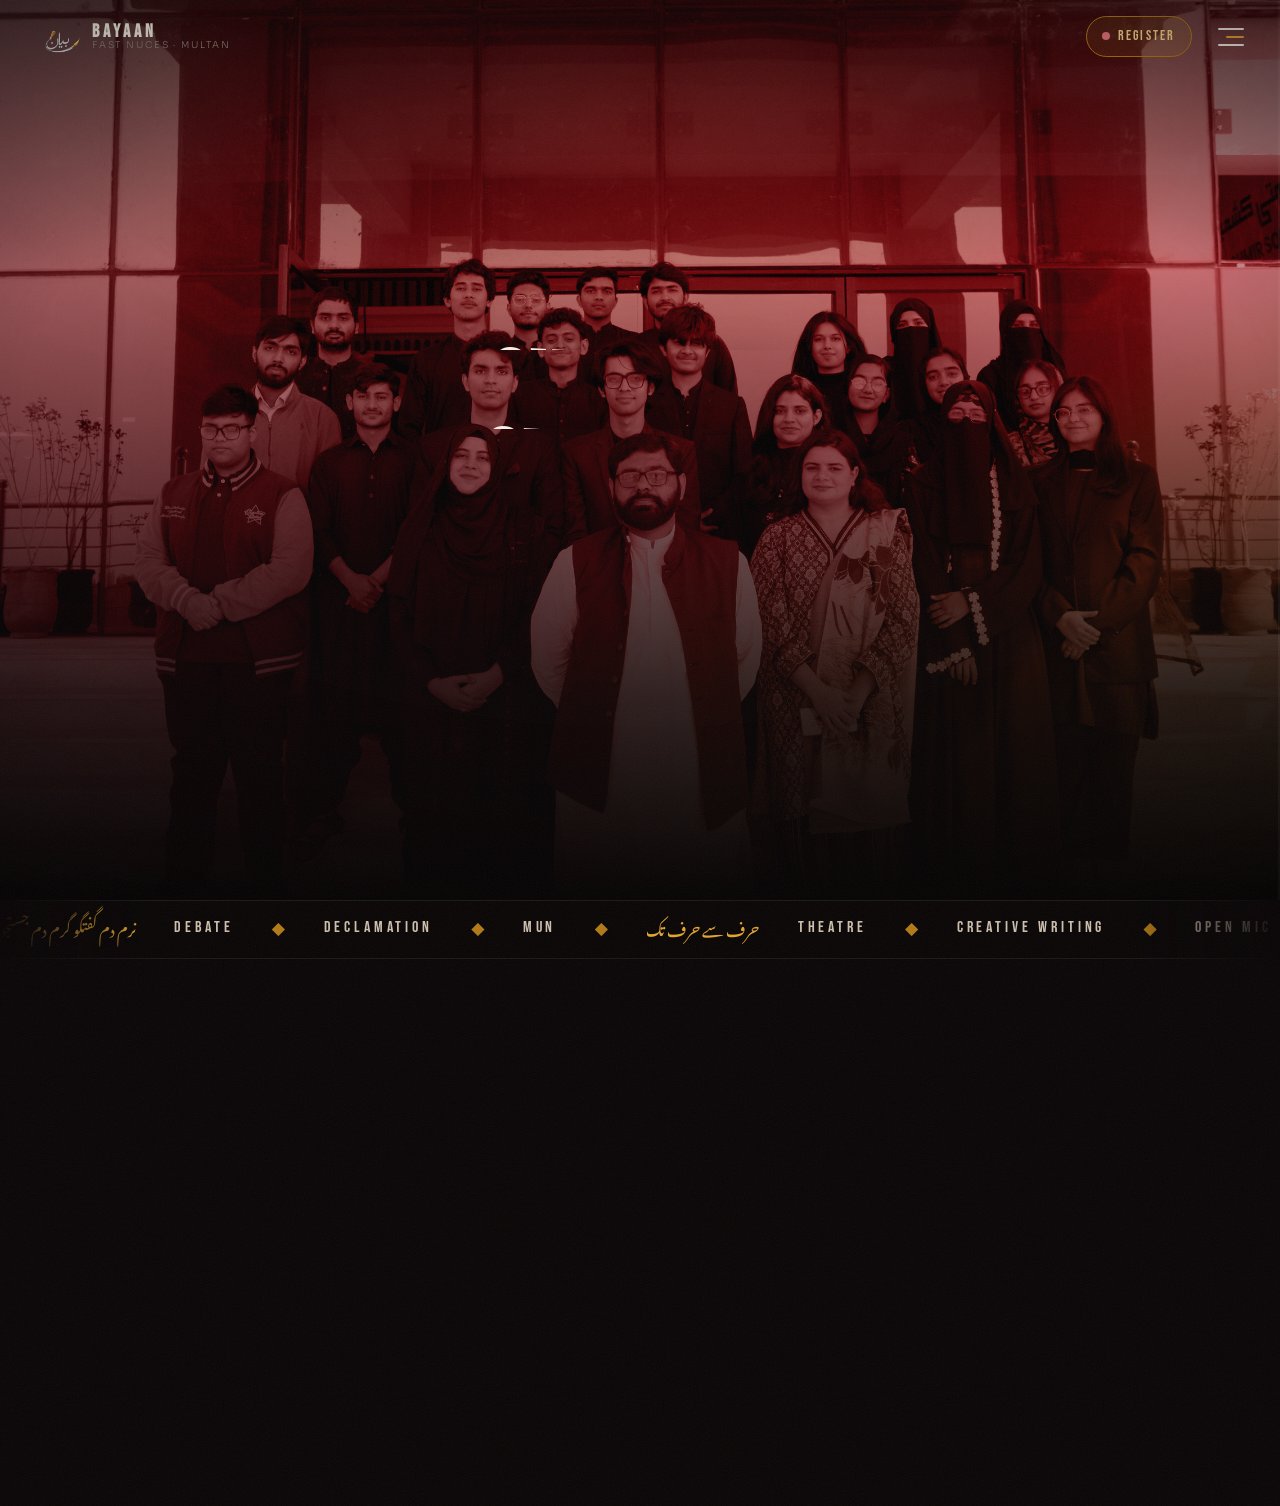
<file: index.html>
<!DOCTYPE html>
<html lang="en" dir="ltr">
<head>
<meta charset="UTF-8" />
<meta name="viewport" content="width=device-width, initial-scale=1, viewport-fit=cover" />
<meta name="theme-color" content="#0A0607" />
<title>Bayaan — FAST NUCES Multan</title>
<meta name="description" content="Bayaan — the literature, public speaking &amp; dramatics society of FAST NUCES Multan. Debate. Theatre. Creative Writing." />

<link rel="icon" href="assets/logo.png" />
<link rel="apple-touch-icon" href="assets/logo.png" />
<meta property="og:title" content="Bayaan — FAST NUCES Multan" />
<meta property="og:description" content="Debate · Theatre · Creative Writing. حرف سے حرف تک" />
<meta property="og:image" content="assets/logo.png" />

<link rel="preconnect" href="https://fonts.googleapis.com" />
<link rel="preconnect" href="https://fonts.gstatic.com" crossorigin />
<link href="https://fonts.googleapis.com/css2?family=Bebas+Neue&family=Noto+Nastaliq+Urdu:wght@400;700&family=Sora:wght@300;400;600&family=Cormorant+Garamond:ital,wght@0,300;0,600;1,300&display=swap" rel="stylesheet" />

<link rel="stylesheet" href="css/tokens.css" />
<link rel="stylesheet" href="css/base.css" />
<link rel="stylesheet" href="css/logo.css" />
<link rel="stylesheet" href="css/ui.css" />
<link rel="stylesheet" href="css/screens.css" />
<link rel="stylesheet" href="css/events.css" />
<link rel="stylesheet" href="css/motion.css" />
</head>
<body class="is-booting">

<!-- ═══════════════════ AMBIENCE LAYERS ═══════════════════ -->
<div class="grain" aria-hidden="true"></div>
<div class="vignette" aria-hidden="true"></div>
<div class="aura" id="aura" aria-hidden="true"></div>

<!-- ═══════════════════ CURTAIN ═══════════════════
     One animation, two jobs: the intro on load, and every
     screen-to-screen transition after it. -->

<div class="curtain" id="curtain" aria-hidden="true">
  <i style="--n:0"></i><i style="--n:1"></i><i style="--n:2"></i><i style="--n:3"></i>
  <span class="curtain__seal">
    <img class="logo-img" src="assets/logo.png" alt="" />
    <b class="logo-fallback">بیان</b>
  </span>
</div>

<!-- ═══════════════════ TOP BAR ═══════════════════ -->
<header class="topbar" id="topbar">
  <a class="brand" href="#/home" data-link>
    <span class="brand__mark" id="brandMark">
      <img class="logo-img" src="assets/logo.png" alt="Bayaan" />
      <svg class="logo-fallback" viewBox="0 0 120 120" aria-hidden="true">
        <circle cx="60" cy="60" r="56" fill="none" stroke="var(--gold-deep)" stroke-width="2" opacity=".55"/>
        <path d="M 22 74 C 26 92 60 100 88 88 C 104 81 112 66 116 50"
              fill="none" stroke="var(--gold)" stroke-width="5" stroke-linecap="round"/>
        <circle cx="40" cy="44" r="7" fill="var(--gold-lite)"/>
        <circle cx="62" cy="44" r="7" fill="var(--gold-lite)"/>
      </svg>
    </span>
    <span class="brand__text">
      <b>BAYAAN</b>
      <i>FAST NUCES · Multan</i>
    </span>
  </a>

  <div class="topbar__right">
    <!-- event entry points (every [data-ev-open]) stay hidden until js/events.js
         confirms registrations are open, so switching `open` off clears them all -->
    <button class="topbar__reg" type="button" data-ev-open hidden>
      <i aria-hidden="true"></i><span>Register</span>
    </button>
    <button class="burger" id="burger" type="button" aria-label="Open navigation" aria-expanded="false" aria-controls="drawer">
      <span></span><span></span><span></span>
    </button>
  </div>
</header>

<div class="scrollnib" id="scrollnib" aria-hidden="true"><i></i></div>

<!-- ═══════════════════ SIDE DRAWER ═══════════════════ -->
<div class="scrim" id="scrim" hidden></div>
<nav class="drawer" id="drawer" aria-label="Main navigation" aria-hidden="true">
  <span class="drawer__watermark" aria-hidden="true">
    <img class="logo-img" src="assets/logo.png" alt="" />
    <b class="logo-fallback">بیان</b>
  </span>

  <div class="drawer__head">
    <span class="drawer__eyebrow">Contents <b>فہرست</b></span>
    <button class="drawer__close" id="drawerClose" type="button" aria-label="Close navigation">&times;</button>
  </div>

  <ul class="drawer__list" id="drawerList">
    <li style="--i:0"><a href="#/home"     data-link><em>01</em><span>Home</span><u>ابتدا</u></a></li>
    <li style="--i:1"><a href="#/about"    data-link><em>02</em><span>The Society</span><u>تعارف</u></a></li>
    <li style="--i:2"><a href="#/wings"    data-link><em>03</em><span>Our Wings</span><u>شعبے</u></a></li>
    <li style="--i:3"><a href="#/ventures" data-link><em>04</em><span>Ventures</span><u>سرگرمیاں</u></a></li>
    <li style="--i:4"><a href="#/team"     data-link><em>05</em><span>Council '26</span><u>کونسل</u></a></li>
    <li style="--i:5"><a href="#/join"     data-link><em>06</em><span>Join Bayaan</span><u>شمولیت</u></a></li>
    <li style="--i:6" class="drawer__ev" hidden><a href="#register" data-ev-open><em><i aria-hidden="true"></i></em><span id="drawerEvName">Workshop</span><u>رجسٹریشن</u></a></li>
  </ul>

  <div class="drawer__foot">
    <p class="drawer__couplet">نرم دم گفتگو، گرم دم جستجو</p>
    <div class="drawer__socials">
      <a class="drawer__link" href="https://instagram.com/bayaan_fast" target="_blank" rel="noopener">
        <svg viewBox="0 0 24 24" aria-hidden="true" focusable="false">
          <rect x="3" y="3" width="18" height="18" rx="5.2"/>
          <circle cx="12" cy="12" r="4.1"/>
          <circle cx="17.3" cy="6.7" r="1.2" fill="currentColor" stroke="none"/>
        </svg>
        <span>Instagram</span>
      </a>
      <a class="drawer__link drawer__link--gold" href="#/join" data-link>
        <span>Join Us</span>
        <svg viewBox="0 0 24 24" aria-hidden="true" focusable="false">
          <path d="M5 12h13M12.5 6l6 6-6 6"/>
        </svg>
      </a>
    </div>
  </div>
</nav>

<!-- ═══════════════════ SCREENS ═══════════════════ -->
<main id="stage">

  <!-- ───────── HOME ───────── -->
  <section class="screen" id="screen-home" data-screen="home">
    <div class="hero">

      <!-- type field: owns the upper zone outright, so nothing ever sets on a face -->
      <div class="hero__type">
        <button class="evchip" type="button" data-ev-open hidden data-reveal="up" style="--d:0">
          <i aria-hidden="true"></i>
          <span id="evChipTxt">Registration open</span>
          <b>Register&nbsp;&rarr;</b>
        </button>

        <p class="hero__eyebrow" data-reveal="up" style="--d:0">
          <i></i> Literary &amp; Public Speaking Society
        </p>

        <h1 class="hero__head" data-line-reveal>One stage. One family.</h1>

        <p class="hero__couplet" data-word-reveal>
          نرم دم گفتگو گرم دم جستجو
        </p>

        <p class="hero__sub" data-reveal="up" style="--d:3">
          Debate, declamation, MUN, theatre and the written line — every kind of
          expression at FAST NUCES Multan, under one roof.
        </p>

        <div class="hero__cta" data-reveal="up" style="--d:4">
          <a class="btn btn--gold" href="#/join" data-link data-magnetic>
            <span>Join Us</span>
          </a>
          <a class="btn btn--ghost" href="#/wings" data-link data-magnetic>
            <span>Explore our wings</span>
          </a>
        </div>

        <div class="hero__stats" data-reveal="up" style="--d:5">
          <div><b data-count="6">0</b><span>Wings</span></div>
          <div><b data-count="5">0</b><span>Events</span></div>
          <div><b data-count="30" data-suffix="+">0</b><span>Bayaanis</span></div>
        </div>
      </div>

      <!-- the stage: the society stands on it, under the title. duotone, ken-burns,
           ink-wipe on entry — and no type is ever laid over it -->
      <div class="hero__stage" data-photo-reveal aria-hidden="true">
        <img class="hero__photo" id="heroPhoto" src="assets/hero.jpg" alt="" />
        <span class="hero__fallback">
          <img class="logo-img" src="assets/logo.png" alt="" />
        </span>
        <span class="hero__tint"></span>
        <span class="hero__lift"></span>
        <span class="hero__scrim"></span>
        <span class="hero__edge"></span>
        <span class="hero__curtain"></span>
      </div>

    </div>

    <div class="ticker" aria-hidden="true">
      <div class="ticker__row" id="tickerRow"></div>
    </div>

    <!-- the event ticket — filled from BAYAAN.events by js/events.js -->
    <section class="evticket" id="evTicket" aria-label="Event registration" hidden data-reveal="up">
      <div class="evticket__main">
        <p class="evticket__live"><i aria-hidden="true"></i> Registrations open now</p>
        <h2 class="evticket__title"><span id="evtName">Workshop</span><u id="evtUr"></u></h2>
        <ul class="evticket__tracks" id="evtTracks"></ul>
        <p class="evticket__perk" id="evtPerk"></p>
      </div>
      <div class="evticket__stub">
        <span class="evticket__admit">Admit one</span>
        <b class="evticket__fee" id="evtFee"></b>
        <button class="btn btn--gold" type="button" data-ev-open data-magnetic><span>Register now</span></button>
        <small>Takes a minute · pay, upload, done</small>
      </div>
    </section>
  </section>

  <!-- ───────── ABOUT ───────── -->
  <section class="screen" id="screen-about" data-screen="about" hidden>
    <header class="pagehead">
      <p class="pagehead__kicker" data-reveal="up">02 — تعارف</p>
      <h2 class="pagehead__title" data-line-reveal>The Society</h2>
      <p class="pagehead__lede" data-reveal="up" style="--d:2">
        Bayaan is the umbrella under which every form of expression at FAST NUCES
        Multan lives — the argued word, the performed word, the written word.
      </p>
    </header>

    <div class="wrap">
      <article class="prose" data-reveal="up" style="--d:0">
        <p><span class="dropcap">B</span>ayaan began as a simple idea: a campus needs a
        place where people are heard. Not just the loudest — the sharpest, the softest,
        the funniest, the ones still finding the courage to stand up.</p>
        <p>Today we run debates and declamations, send delegations to MUNs, stage plays,
        publish student writing, and turn ordinary Tuesday evenings into open mics.</p>
      </article>

      <!-- the group shot, shown straight — the hero wears it as atmosphere, this is the record -->
      <figure class="groupshot" data-photo-reveal>
        <div class="groupshot__frame">
          <img src="assets/hero.jpg" loading="lazy" decoding="async"
               alt="The Bayaan society — around two dozen members with their mentors, on the campus steps at FAST NUCES Multan." />
          <span class="groupshot__curtain" aria-hidden="true"></span>
        </div>
        <figcaption class="groupshot__cap">
          <span class="groupshot__ur">ہم سب</span>
          <span class="groupshot__en">The society in one frame — FAST NUCES Multan</span>
        </figcaption>
      </figure>

      <ul class="pillars">
        <li data-reveal="up" style="--d:0"><b>Voice</b><span>Train it, sharpen it, use it well.</span></li>
        <li data-reveal="up" style="--d:1"><b>Craft</b><span>Writing, staging, arguing — as skills.</span></li>
        <li data-reveal="up" style="--d:2"><b>Family</b><span>Seniors who show up. Juniors who stay.</span></li>
      </ul>

      <blockquote class="pullquote" data-reveal="scale">
        <p class="pullquote__ur">حرف سے حرف تک</p>
        <cite>— our flagship literary showcase</cite>
      </blockquote>
    </div>
  </section>

  <!-- ───────── WINGS ───────── -->
  <section class="screen" id="screen-wings" data-screen="wings" hidden>
    <header class="pagehead">
      <p class="pagehead__kicker" data-reveal="up">03 — شعبے</p>
      <h2 class="pagehead__title" data-line-reveal>Our Wings</h2>
      <p class="pagehead__lede" data-reveal="up" style="--d:2">
        Bayaan is an umbrella, not a single club. Six wings sit under it — and you
        can belong to more than one. Most Bayaanis do.
      </p>
    </header>

    <!-- the umbrella: a real Bayaan night, and the two halves that sit under the name -->
    <div class="umbrella" data-photo-reveal>
      <div class="umbrella__shot">
        <img src="assets/induction.jpg" loading="lazy" decoding="async"
             alt="Bayaan's induction ceremony — a lecture hall strung with fairy lights and balloons, the society's mark on the projector screen." />
        <span class="umbrella__tint"   aria-hidden="true"></span>
        <span class="umbrella__scrim"  aria-hidden="true"></span>
        <span class="umbrella__curtain" aria-hidden="true"></span>
      </div>

      <div class="umbrella__body">
        <p class="umbrella__kicker"><i></i> Under one umbrella</p>
        <h3 class="umbrella__head" data-line-reveal>Literary &amp; Public Speaking</h3>
        <p class="umbrella__note">
          Every wing below falls into one of two halves — the spoken and the written.
          <em>Harf se Harf Tak</em>, our flagship, is where the two meet.
        </p>
        <p class="umbrella__cap"><i></i> Induction night — the new batch signing on</p>
      </div>
    </div>

    <div class="wingdex" id="wingsIndex"></div>
  </section>

  <!-- ───────── VENTURES ───────── -->
  <section class="screen" id="screen-ventures" data-screen="ventures" hidden>
    <header class="pagehead">
      <p class="pagehead__kicker" data-reveal="up">04 — سرگرمیاں</p>
      <h2 class="pagehead__title" data-line-reveal>Ventures</h2>
      <p class="pagehead__lede" data-reveal="up" style="--d:2">
        A running record of what Bayaan puts on — competitions, showcases, walks,
        workshops. The list keeps growing.
      </p>
    </header>
    <div class="timeline" id="timeline">
      <span class="timeline__spine" aria-hidden="true"><i id="spineFill"></i></span>
    </div>
  </section>

  <!-- ───────── TEAM ───────── -->
  <section class="screen" id="screen-team" data-screen="team" hidden>
    <header class="pagehead">
      <p class="pagehead__kicker" data-reveal="up">05 — کونسل</p>
      <h2 class="pagehead__title" data-line-reveal>Executive Council '26</h2>
      <p class="pagehead__lede" data-reveal="up" style="--d:2">
        The people who carry it. Mentors, office bearers, and the crew behind every event.
      </p>
    </header>
    <div class="team" id="teamGrid"></div>
  </section>

  <!-- ───────── JOIN ───────── -->
  <section class="screen" id="screen-join" data-screen="join" hidden>
    <div class="join">
      <div class="join__seal" data-reveal="scale" aria-hidden="true">
        <img class="logo-img" src="assets/logo.png" alt="" />
        <span class="logo-fallback">بیان</span>
      </div>
      <h2 class="join__title" data-line-reveal>Join Bayaan</h2>
      <p class="join__lede" data-reveal="up" style="--d:2">
        Registrations open every semester. No auditions to walk in — bring curiosity,
        we'll handle the rest.
      </p>

      <ol class="steps">
        <li data-reveal="up" style="--d:0"><b>01</b><span>Fill the registration form</span></li>
        <li data-reveal="up" style="--d:1"><b>02</b><span>Pick your wings at orientation</span></li>
        <li data-reveal="up" style="--d:2"><b>03</b><span>Show up. That's genuinely it.</span></li>
      </ol>

      <!-- registrations: posts straight to Supabase, see js/join.js -->
      <form class="reg" id="regForm" novalidate hidden>
        <div class="reg__grid">
          <label class="fld">
            <span class="fld__label">Full name <i>*</i></span>
            <input class="fld__in" name="full_name" type="text" required maxlength="80" autocomplete="name" />
            <em class="fld__err"></em>
          </label>

          <label class="fld">
            <span class="fld__label">Roll number <i>*</i></span>
            <input class="fld__in" name="roll_no" type="text" required maxlength="24" placeholder="25M-0524" />
            <em class="fld__err"></em>
          </label>

          <label class="fld">
            <span class="fld__label">Email <i>*</i></span>
            <input class="fld__in" name="email" type="email" required maxlength="120" autocomplete="email" />
            <em class="fld__err"></em>
          </label>

          <label class="fld">
            <span class="fld__label">WhatsApp number <i>*</i></span>
            <input class="fld__in" name="phone" type="tel" required maxlength="24" placeholder="03xx-xxxxxxx" autocomplete="tel" />
            <em class="fld__err"></em>
          </label>

          <label class="fld">
            <span class="fld__label">Batch / semester</span>
            <input class="fld__in" name="batch" type="text" maxlength="40" placeholder="Fall 2026 · 1st" />
            <em class="fld__err"></em>
          </label>

          <label class="fld">
            <span class="fld__label">Department</span>
            <input class="fld__in" name="department" type="text" maxlength="60" placeholder="Computer Science" />
            <em class="fld__err"></em>
          </label>
        </div>

        <fieldset class="reg__wings">
          <legend>Which wings interest you? <i>*</i></legend>
          <p class="reg__hint">Pick as many as you like — most Bayaanis belong to more than one.</p>
          <div class="wingpick" id="wingPick"></div>
          <em class="fld__err" id="wingsErr"></em>
        </fieldset>

        <label class="fld">
          <span class="fld__label">Done any of this before?</span>
          <textarea class="fld__in fld__in--area" name="experience" rows="3" maxlength="800"
                    placeholder="Debates, declamations, theatre, writing — school counts. Blank is a perfectly good answer."></textarea>
          <em class="fld__err"></em>
        </label>

        <label class="fld">
          <span class="fld__label">Why Bayaan?</span>
          <textarea class="fld__in fld__in--area" name="why" rows="3" maxlength="800"
                    placeholder="A line or two is plenty."></textarea>
          <em class="fld__err"></em>
        </label>

        <!-- honeypot: real people never see this, bots fill it in -->
        <div class="reg__trap" aria-hidden="true">
          <label>Leave this field empty
            <input name="website" type="text" tabindex="-1" autocomplete="off" />
          </label>
        </div>

        <button class="btn btn--gold btn--lg reg__send" type="submit" id="regSend" data-magnetic>
          <span>Send my registration</span>
        </button>

        <p class="reg__status" id="regStatus" role="status" aria-live="polite"></p>
      </form>

      <!-- shown instead of the form until Supabase is configured in js/data.js -->
      <div class="reg__shut" id="regShut" hidden>
        <p class="reg__shut-head">Registrations aren't open through the site yet.</p>
        <p class="reg__shut-note">
          Catch us on <a href="https://instagram.com/bayaan_fast" target="_blank" rel="noopener">Instagram</a>
          — the form goes live here the moment inductions open.
        </p>
      </div>

      <footer class="foot">
        <p class="foot__ur">حرف سے حرف تک</p>
        <p class="foot__meta">Bayaan · FAST NUCES Multan Campus · <span id="year"></span></p>
      </footer>
    </div>
  </section>

</main>

<!-- ═══════════════════ EVENT REGISTRATION POPUP ═══════════════════
     Content and on/off switch live in BAYAAN.events (js/data.js);
     behaviour in js/events.js. Hidden unless the popup is open. -->
<div class="evm" id="evModal" role="dialog" aria-modal="true" aria-labelledby="evTitle" hidden>
  <div class="evm__scrim" data-ev-close></div>

  <div class="evm__card" tabindex="-1">
    <button class="evm__x" type="button" data-ev-close aria-label="Close">&times;</button>

    <p class="evm__live"><i></i> Registrations open now</p>
    <h2 class="evm__title" id="evTitle">Event registration</h2>
    <p class="evm__date" id="evDate" hidden></p>
    <p class="evm__sub" id="evSub"></p>
    <div class="evm__incl" id="evIncl" hidden></div>

    <form class="evm__form" id="evForm" novalidate>
      <fieldset class="reg__wings" id="evPickWrap">
        <legend>Which event? <i>*</i></legend>
        <div class="wingpick" id="evPick"></div>
        <em class="fld__err" id="ev_err_event"></em>
      </fieldset>

      <dl class="evm__pay" id="evPay"></dl>

      <label class="fld">
        <span class="fld__label">Full name <i>*</i></span>
        <input class="fld__in" name="full_name" type="text" required maxlength="80" autocomplete="name" />
        <em class="fld__err" id="ev_err_full_name"></em>
      </label>

      <label class="fld">
        <span class="fld__label">Roll number <i>*</i></span>
        <input class="fld__in" name="roll_no" type="text" required maxlength="24" placeholder="25M-0524" />
        <em class="fld__err" id="ev_err_roll_no"></em>
      </label>

      <label class="fld">
        <span class="fld__label">Section <i>*</i></span>
        <input class="fld__in" name="section" type="text" required maxlength="20" placeholder="BCS-3A" />
        <em class="fld__err" id="ev_err_section"></em>
      </label>

      <label class="fld">
        <span class="fld__label">Email <i>*</i></span>
        <input class="fld__in" name="email" type="email" required maxlength="120" autocomplete="email" />
        <em class="fld__err" id="ev_err_email"></em>
      </label>

      <!-- MUN-style events only (an event with `committees` in BAYAAN.events.list) -->
      <div class="evm__mun" id="evMun" hidden>
        <label class="fld">
          <span class="fld__label">WhatsApp number <i>*</i></span>
          <input class="fld__in" name="phone" type="tel" maxlength="24" placeholder="03xx-xxxxxxx" autocomplete="tel" />
          <em class="fld__err" id="ev_err_phone"></em>
        </label>
        <div class="evm__prefs">
          <label class="fld">
            <span class="fld__label">Committee · 1st choice <i>*</i></span>
            <select class="fld__in" name="committee_1"></select>
            <em class="fld__err" id="ev_err_committee_1"></em>
          </label>
          <label class="fld">
            <span class="fld__label">2nd choice</span>
            <select class="fld__in" name="committee_2"></select>
            <em class="fld__err" id="ev_err_committee_2"></em>
          </label>
        </div>
      </div>

      <p class="evm__full" id="evFull" hidden>
        Every committee is full, so registration is closed. Thank you for the interest.
        If you have already paid, message us on Instagram and we will sort it out.
      </p>

      <label class="fld">
        <span class="fld__label">Payment screenshot <i>*</i></span>
        <input class="fld__in fld__in--file" name="proof" type="file" accept="image/jpeg,image/png,image/webp" />
        <em class="fld__err" id="ev_err_proof"></em>
      </label>

      <!-- honeypot: real people never see this, bots fill it in -->
      <div class="reg__trap" aria-hidden="true">
        <label>Leave this field empty
          <input name="website" type="text" tabindex="-1" autocomplete="off" />
        </label>
      </div>

      <button class="btn btn--gold btn--lg reg__send" type="submit" id="evSend">
        <span>Send registration</span>
      </button>
      <p class="reg__status" id="evStatus" role="status" aria-live="polite"></p>
    </form>

    <div class="evm__done" id="evDone" hidden>
      <p class="reg__shut-head">Registration received.</p>
      <p class="reg__shut-note">
        We'll check your payment and email you once it's confirmed.
      </p>
      <div class="evm__done-actions">
        <button class="btn btn--gold" type="button" id="evDoneClose" data-ev-close><span>Done</span></button>
        <button class="btn btn--ghost" type="button" id="evAgain"><span>Register another</span></button>
      </div>
    </div>
  </div>
</div>

<button class="evpill" id="evPill" type="button" hidden>
  <i aria-hidden="true"></i><span>Register</span>
</button>

<script src="js/data.js"></script>
<script src="js/supabase.js"></script>
<script src="js/logo.js"></script>
<script src="js/motion.js"></script>
<script src="js/render.js"></script>
<script src="js/drawer.js"></script>
<script src="js/router.js"></script>
<script src="js/intro.js"></script>
<script src="js/join.js"></script>
<script src="js/events.js"></script>
<script src="js/app.js"></script>
</body>
</html>
</file>
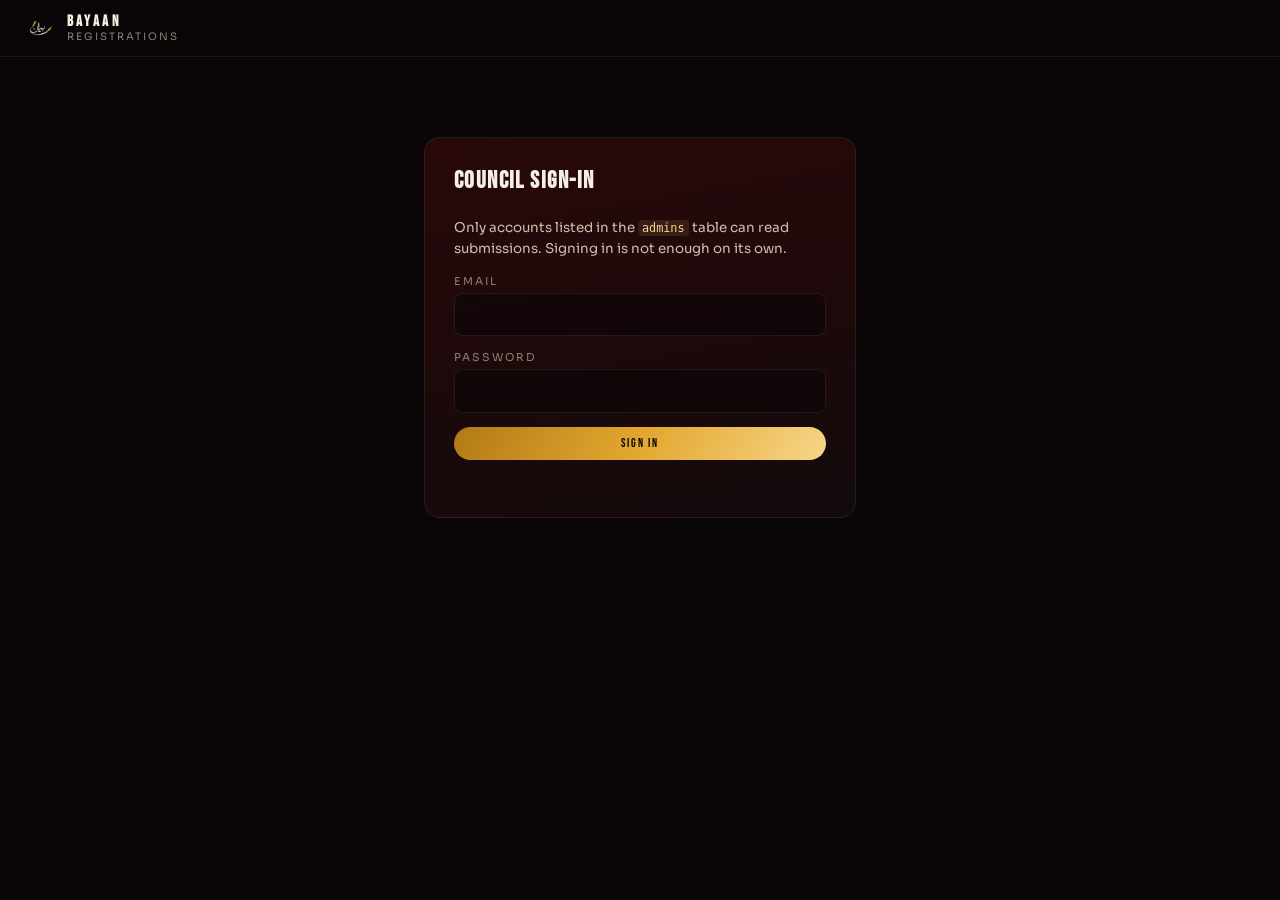
<file: admin.html>
<!DOCTYPE html>
<html lang="en" dir="ltr">
<head>
<meta charset="UTF-8" />
<meta name="viewport" content="width=device-width, initial-scale=1" />
<meta name="robots" content="noindex, nofollow" />
<title>Registrations — Bayaan</title>
<link rel="icon" href="assets/logo.png" />
<link rel="preconnect" href="https://fonts.googleapis.com" />
<link rel="preconnect" href="https://fonts.gstatic.com" crossorigin />
<link href="https://fonts.googleapis.com/css2?family=Bebas+Neue&family=Sora:wght@300;400;600&display=swap" rel="stylesheet" />
<link rel="stylesheet" href="css/tokens.css" />
<link rel="stylesheet" href="css/admin.css" />
</head>
<body>

  
<header class="ad__bar">
  <a class="ad__brand" href="index.html">
    <img src="assets/logo.png" alt="" />
    <span><b>BAYAAN</b><i>Registrations</i></span>
  </a>
  <div class="ad__who" id="adWho" hidden>
    <span id="adEmail"></span>
    <button class="ad__btn ad__btn--ghost" id="adOut" type="button">Sign out</button>
  </div>
</header>

<!-- shown when js/data.js has no Supabase project yet -->
<main class="ad__panel" id="adSetup" hidden>
  <h1>Not connected yet</h1>
  <p class="ad__muted">
    Add <code>supabaseUrl</code> and <code>supabaseKey</code> to <code>js/data.js</code>,
    and run <code>supabase/schema.sql</code> in the Supabase SQL editor. The steps are
    in the README under <b>Registrations</b>.
  </p>
</main>

<!-- sign in -->
<main class="ad__panel" id="adGate" hidden>
  <form class="ad__login" id="adLogin">
    <h1>Council sign-in</h1>
    <p class="ad__muted">
      Only accounts listed in the <code>admins</code> table can read submissions.
      Signing in is not enough on its own.
    </p>
    <label>Email
      <input type="email" id="adUser" required autocomplete="username" />
    </label>
    <label>Password
      <input type="password" id="adPass" required autocomplete="current-password" />
    </label>
    <button class="ad__btn" type="submit" id="adGo">Sign in</button>
    <p class="ad__err" id="adErr" role="alert"></p>
  </form>
</main>

<!-- the board -->
<main class="ad__board" id="adBoard" hidden>
  <div class="ad__tabs" role="tablist">
    <button class="ad__tab is-on" id="adTabReg" type="button" role="tab" data-view="registrations">Induction</button>
    <button class="ad__tab" id="adTabEv" type="button" role="tab" data-view="events">Events</button>
    <button class="ad__tab" id="adTabBmun" type="button" role="tab" data-view="bayaanmun">Bayaan MUN</button>
    <button class="ad__tab" id="adTabMun" type="button" role="tab" data-view="mun">BZU MUN</button>
    <button class="ad__tab" id="adTabCast" type="button" role="tab" data-view="broadcast">Broadcast</button>
  </div>

  <div class="ad__tools" id="adTools">
    <input class="ad__search" id="adSearch" type="search" placeholder="Search…" />
    <select class="ad__filter" id="adStatus"></select>
    <select class="ad__filter" id="adCommittee" hidden aria-label="Committee"></select>
    <span class="ad__count" id="adCount"></span>
    <button class="ad__btn ad__btn--ghost" id="adRefresh" type="button">Refresh</button>
    <button class="ad__btn ad__btn--ghost" id="adCsv" type="button">Export CSV</button>
  </div>

  <div class="ad__wrap" id="adWrap">
    <table class="ad__table">
      <thead id="adHead"></thead>
      <tbody id="adRows"></tbody>
    </table>
  </div>

  <!-- ───── BROADCAST: email every verified registrant of an event ─────
       Queues a row in `broadcasts`; the Apps Script does the sending. -->
  <section class="ad__cast" id="adCast" hidden>
    <form class="ad__castform" id="castForm" novalidate>
      <h2>Email everyone verified</h2>
      <p class="ad__muted">
        Goes only to registrations marked <b>verified</b> for the event you pick. It is queued
        here and sent by the mail script within about 5 minutes.
      </p>

      <label>Event
        <select id="castEvent"></select>
      </label>
      <p class="ad__recips" id="castRecips"></p>

      <div class="ad__kind" role="radiogroup" aria-label="What to send">
        <label><input type="radio" name="castKind" value="message" checked /> <span>Message <small>(e.g. room &amp; time)</small></span></label>
        <label><input type="radio" name="castKind" value="certificate" /> <span>Certificates <small>(PDF attached, one per person)</small></span></label>
      </div>

      <label>Subject
        <input type="text" id="castSubject" maxlength="150" />
      </label>
      <label>Message
        <textarea id="castBody" rows="6" maxlength="3000"></textarea>
      </label>
      <p class="ad__muted" id="castHint"></p>

      <div class="ad__castbtns">
        <button class="ad__btn ad__btn--ghost" type="button" id="castTest">Send a test to me</button>
        <button class="ad__btn" type="submit" id="castSend">Send to everyone</button>
      </div>
      <p class="ad__err" id="castErr" role="alert"></p>
      <p class="ad__ok" id="castOk" role="status"></p>
    </form>

    <h3 class="ad__subhead">Sent &amp; queued</h3>
    <div class="ad__wrap">
      <table class="ad__table">
        <thead><tr><th>Queued</th><th>Event</th><th>Type</th><th>Subject</th><th>Progress</th><th>Status</th></tr></thead>
        <tbody id="castRows"></tbody>
      </table>
    </div>
  </section>

  <p class="ad__note" id="adNote"></p>
</main>

<script src="js/data.js"></script>
<script src="js/supabase.js"></script>
<script src="js/admin.js"></script>
</body>
</html>
</file>
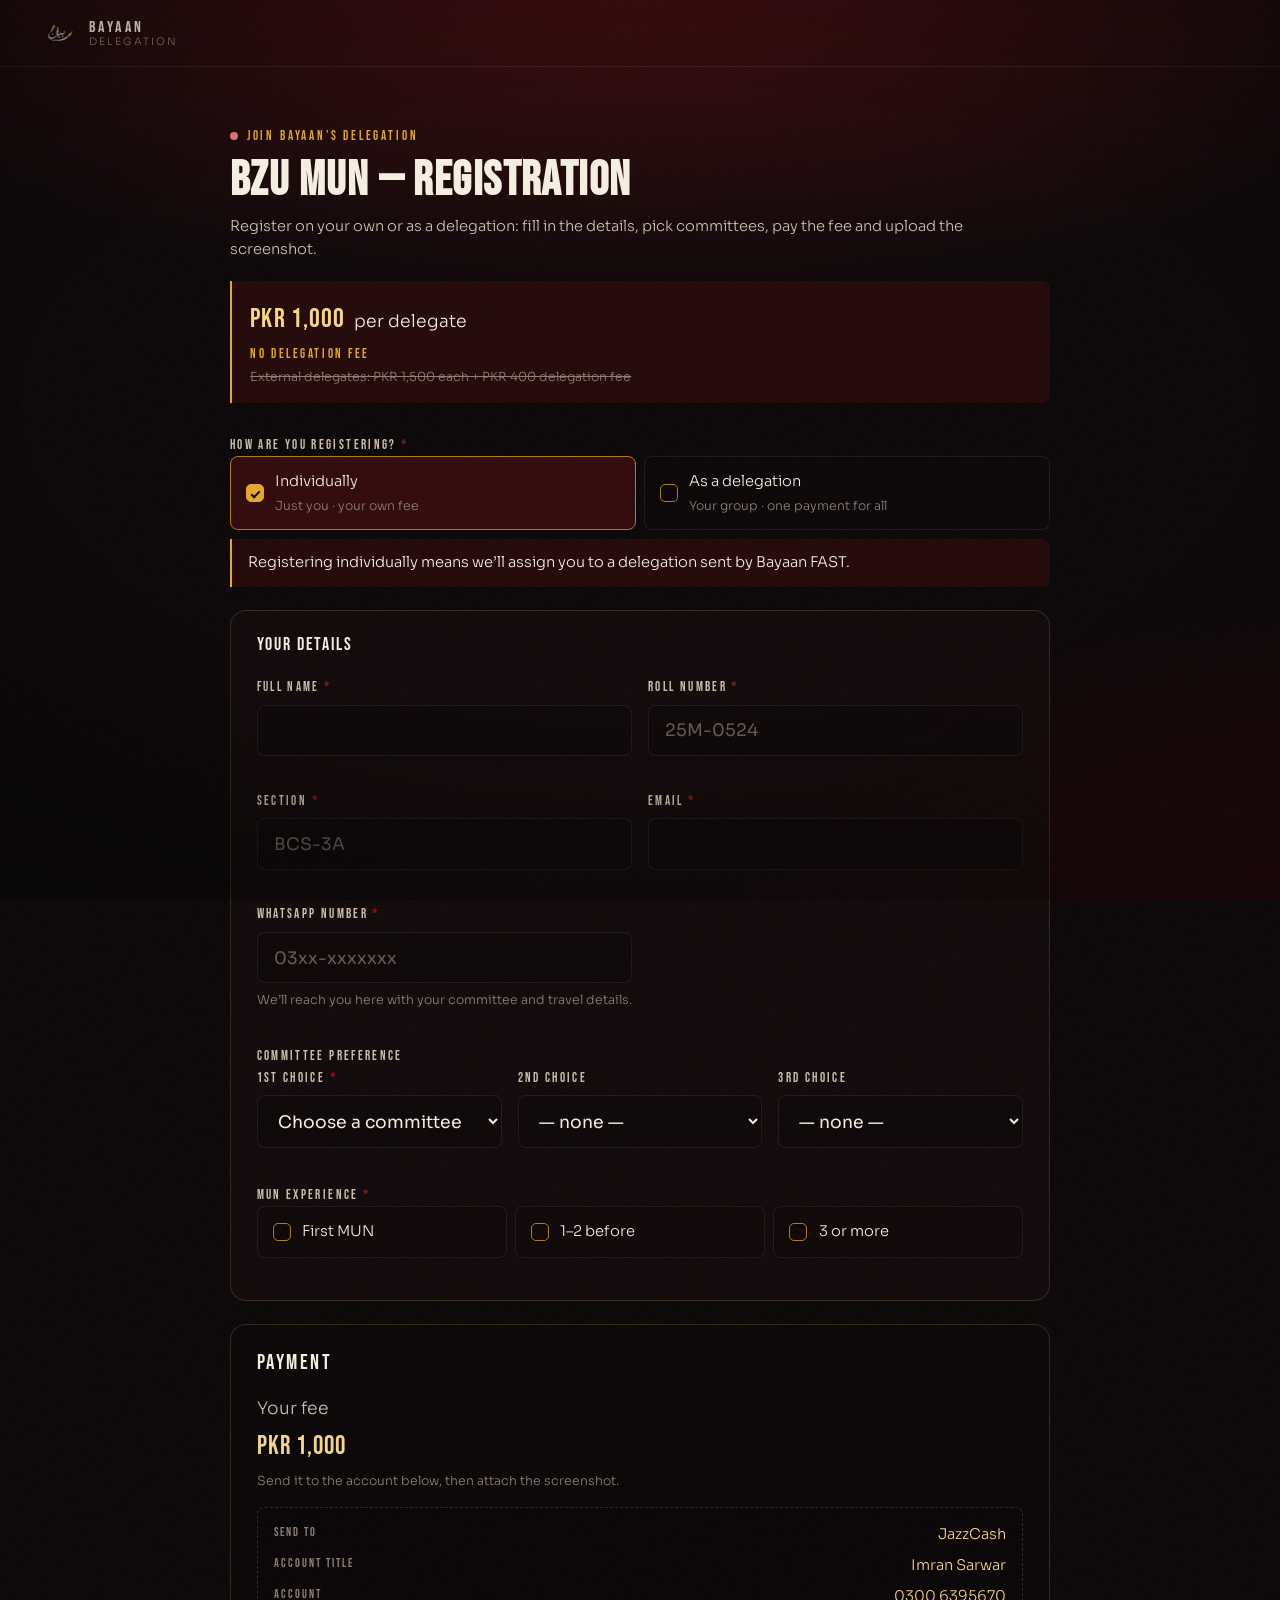
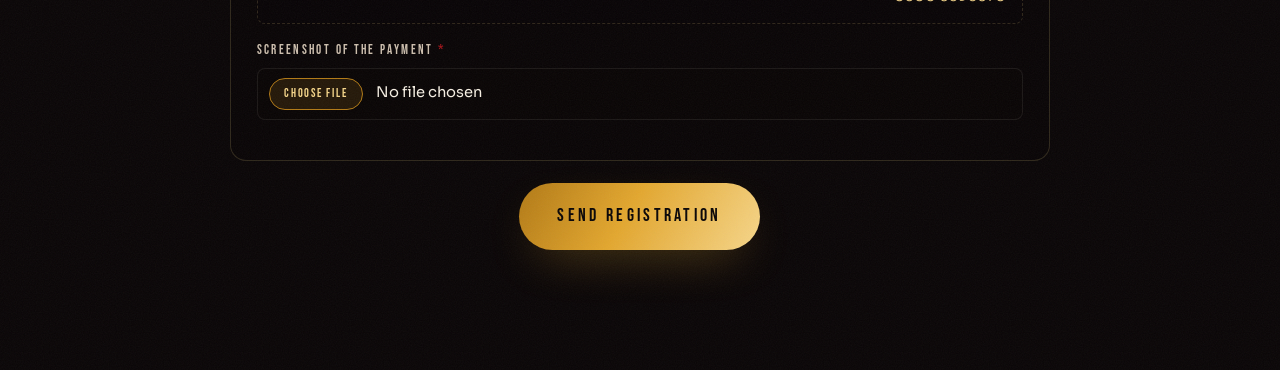
<file: mun.html>
<!DOCTYPE html>
<html lang="en" dir="ltr">
<head>
<meta charset="UTF-8" />
<meta name="viewport" content="width=device-width, initial-scale=1, viewport-fit=cover" />
<meta name="theme-color" content="#0A0607" />
<!-- reached only through its link: not in the site's nav, and kept out of search -->
<meta name="robots" content="noindex, nofollow" />
<title>MUN delegation — Bayaan</title>
<link rel="icon" href="assets/logo.png" />
<link rel="preconnect" href="https://fonts.googleapis.com" />
<link rel="preconnect" href="https://fonts.gstatic.com" crossorigin />
<link href="https://fonts.googleapis.com/css2?family=Bebas+Neue&family=Sora:wght@300;400;600&display=swap" rel="stylesheet" />

<!-- the site's own field, button and payment-box styles, then this page's layout -->
<link rel="stylesheet" href="css/tokens.css" />
<link rel="stylesheet" href="css/base.css" />
<link rel="stylesheet" href="css/ui.css" />
<link rel="stylesheet" href="css/screens.css" />
<link rel="stylesheet" href="css/events.css" />
<link rel="stylesheet" href="css/mun.css" />
</head>
<body>

<div class="grain" aria-hidden="true"></div>
<div class="vignette" aria-hidden="true"></div>

<header class="mun__bar">
  <a class="mun__brand" href="index.html">
    <img src="assets/logo.png" alt="" />
    <span><b>BAYAAN</b><i>Delegation</i></span>
  </a>
</header>

<main class="mun__wrap">

  <!-- unconfigured, or BAYAAN.mun.open is false -->
  <section class="reg__shut" id="munShut" hidden>
    <p class="reg__shut-head" id="munShutHead">Delegation registration is closed.</p>
    <p class="reg__shut-note">Questions? Reach the society on
      <a href="https://instagram.com/bayaan_fast" target="_blank" rel="noopener">Instagram</a>.</p>
  </section>

  <div id="munMain" hidden>
    <p class="evm__live"><i></i> <span id="munLive">Delegation registration</span></p>
    <h1 class="evm__title" id="munTitle">MUN</h1>
    <p class="evm__sub" id="munSub"></p>

    <div class="mun__fee" id="munFee"></div>

    <form class="mun__form" id="munForm" novalidate>
      <!-- individual vs delegation — shown when BAYAAN.mun.group is "choose" -->
      <fieldset class="reg__wings mun__mode" id="munModeWrap" hidden>
        <legend>How are you registering? <i>*</i></legend>
        <div class="wingpick mun__modepick">
          <label class="wingpick__opt">
            <input type="radio" name="mode" value="solo" checked />
            <span class="wingpick__box" aria-hidden="true"></span>
            <span class="mun__modetxt"><span class="wingpick__name">Individually</span><small>Just you · your own fee</small></span>
          </label>
          <label class="wingpick__opt">
            <input type="radio" name="mode" value="group" />
            <span class="wingpick__box" aria-hidden="true"></span>
            <span class="mun__modetxt"><span class="wingpick__name">As a delegation</span><small>Your group · one payment for all</small></span>
          </label>
        </div>
        <p class="mun__modenote" id="munModeNote" aria-live="polite"></p>
      </fieldset>

      <div class="mun__list" id="munList"></div>

      <button class="btn btn--ghost mun__add" type="button" id="munAdd">
        <span>+ Add a delegate</span>
      </button>
      <p class="mun__draft">What you type is kept on this device until you send it, so a refresh loses nothing.</p>

      <section class="mun__paybox" aria-labelledby="munPayHead">
        <h2 class="mun__h2" id="munPayHead">Payment</h2>
        <p class="mun__total" id="munTotal" aria-live="polite"></p>
        <dl class="evm__pay" id="munPay"></dl>

        <label class="fld">
          <span class="fld__label">Screenshot of the payment <i>*</i></span>
          <input class="fld__in fld__in--file" name="proof" type="file" accept="image/jpeg,image/png,image/webp" />
          <em class="fld__err" id="mun_err_proof"></em>
        </label>
      </section>

      <!-- honeypot: real people never see this, bots fill it in -->
      <div class="reg__trap" aria-hidden="true">
        <label>Leave this field empty
          <input name="website" type="text" tabindex="-1" autocomplete="off" />
        </label>
      </div>

      <button class="btn btn--gold btn--lg reg__send" type="submit" id="munSend">
        <span>Send delegation</span>
      </button>
      <p class="reg__status" id="munStatus" role="status" aria-live="polite"></p>
    </form>

    <section class="reg__shut" id="munDone" hidden tabindex="-1">
      <p class="reg__shut-head" id="munDoneHead">Delegation received.</p>
      <p class="reg__shut-note" id="munDoneNote"></p>
      <div class="evm__done-actions">
        <button class="btn btn--ghost" type="button" id="munAgain"><span>Register another delegation</span></button>
      </div>
    </section>
  </div>
</main>

<script src="js/data.js"></script>
<script src="js/supabase.js"></script>
<script src="js/mun.js"></script>
</body>
</html>
</file>
<file: css/tokens.css>
/* ══════════════════════════════════════════════════════════
   BAYAAN — Design tokens
   Palette lifted from the guild's poster system:
   ink black · deep maroon · qalam gold · parchment cream
   ══════════════════════════════════════════════════════════ */

:root {
  /* ── colour ── */
  --ink:        #0A0607;
  --ink-2:      #140B0C;
  --ink-3:      #1E1011;

  --maroon-deep:#4E0509;
  --maroon:     #7C0F14;
  --maroon-hot: #A9161C;

  --gold-deep:  #B27A16;
  --gold:       #E3A72F;
  --gold-lite:  #F6D68A;

  --cream:      #F6EFE3;
  --cream-dim:  #CDBFAE;
  --muted:      #8E7F74;

  --line:       rgba(246, 214, 138, .16);
  --line-soft:  rgba(246, 239, 227, .08);
  --glass:      rgba(20, 11, 12, .72);

  /* ── type ── */
  --f-display: 'Bebas Neue', 'Impact', sans-serif;
  --f-body:    'Sora', system-ui, -apple-system, 'Segoe UI', sans-serif;
  --f-serif:   'Cormorant Garamond', Georgia, serif;
  --f-urdu:    'Noto Nastaliq Urdu', 'Jameel Noori Nastaleeq', serif;

  /* fluid scale — mobile first, desktop resolves itself */
  --t-xs:   clamp(.68rem, .62rem + .3vw, .78rem);
  --t-sm:   clamp(.8rem,  .74rem + .35vw, .92rem);
  --t-base: clamp(.95rem, .88rem + .45vw, 1.08rem);
  --t-lg:   clamp(1.15rem, 1rem + 1vw, 1.5rem);
  --t-xl:   clamp(1.7rem, 1.3rem + 2.6vw, 3rem);
  --t-2xl:  clamp(2.4rem, 1.6rem + 5.2vw, 5.5rem);
  --t-hero: clamp(4.2rem, 2rem + 15vw, 11rem);

  /* ── space ── */
  --gut:   clamp(1.15rem, .8rem + 2.4vw, 3.5rem);
  --stack: clamp(2.6rem, 1.6rem + 4.5vw, 6rem);
  --bar:   62px;

  /* ── radius / depth ── */
  --r-sm: 8px;
  --r:    16px;
  --r-lg: 26px;
  --shadow: 0 24px 60px -22px rgba(0,0,0,.9);
  --shadow-gold: 0 18px 50px -20px rgba(227,167,47,.45);

  /* ── easing: the whole personality lives here ── */
  --e-ink:    cubic-bezier(.22, 1, .36, 1);      /* settle, like ink drying   */
  --e-swift:  cubic-bezier(.45, 0, .15, 1);      /* decisive stage wipes      */
  --e-spring: cubic-bezier(.34, 1.56, .64, 1);   /* seal press / pop          */
  --e-glide:  cubic-bezier(.65, .05, .36, 1);    /* drawer + curtain          */

  --d-fast: .28s;
  --d-mid:  .62s;
  --d-slow: 1.05s;

  --z-stage: 1;
  --z-bar:   40;
  --z-scrim: 50;
  --z-drawer:60;
  --z-curtain:80;

}
</file>
<file: css/base.css>
/* ══════════════ BASE / RESET / AMBIENCE ══════════════ */

*, *::before, *::after { box-sizing: border-box; }
* { margin: 0; padding: 0; }

html {
  -webkit-text-size-adjust: 100%;
  scroll-behavior: smooth;
}

body {
  min-height: 100svh;
  background: var(--ink);
  color: var(--cream);
  font-family: var(--f-body);
  font-size: var(--t-base);
  font-weight: 300;
  line-height: 1.62;
  -webkit-font-smoothing: antialiased;
  overflow-x: hidden;
  /* the maroon breath behind everything */
  background-image:
    radial-gradient(120% 70% at 50% -10%, rgba(124,15,20,.55), transparent 62%),
    radial-gradient(80% 50% at 110% 100%, rgba(78,5,9,.5), transparent 70%);
  background-attachment: fixed;
}

body.is-locked { overflow: hidden; }

img, svg { display: block; max-width: 100%; }
button { font: inherit; color: inherit; background: none; border: 0; cursor: pointer; }
a { color: inherit; text-decoration: none; }
ul, ol { list-style: none; }
code {
  font-family: ui-monospace, Menlo, Consolas, monospace;
  font-size: .85em;
  color: var(--gold-lite);
  background: rgba(246,214,138,.08);
  padding: .12em .45em;
  border-radius: 5px;
}

::selection { background: var(--gold); color: var(--ink); }

:focus-visible {
  outline: 2px solid var(--gold);
  outline-offset: 3px;
  border-radius: 4px;
}

/* ── film grain: keeps the gold from looking flat ── */
.grain {
  position: fixed;
  inset: -150%;
  z-index: 90;
  pointer-events: none;
  opacity: .05;
  background-image: url("data:image/svg+xml,%3Csvg xmlns='http://www.w3.org/2000/svg' width='220' height='220'%3E%3Cfilter id='n'%3E%3CfeTurbulence type='fractalNoise' baseFrequency='.85' numOctaves='4'/%3E%3C/filter%3E%3Crect width='100%25' height='100%25' filter='url(%23n)'/%3E%3C/svg%3E");
  animation: grainShift 7s steps(6) infinite;
}
@keyframes grainShift {
  0%   { transform: translate(0,0); }
  20%  { transform: translate(-3%, 2%); }
  40%  { transform: translate(2%, -3%); }
  60%  { transform: translate(-2%, -2%); }
  80%  { transform: translate(3%, 1%); }
  100% { transform: translate(0,0); }
}

.vignette {
  position: fixed;
  inset: 0;
  z-index: 88;
  pointer-events: none;
  background: radial-gradient(115% 85% at 50% 45%, transparent 42%, rgba(0,0,0,.75) 100%);
}

/* ── pointer / scroll-reactive maroon aura ── */
.aura {
  position: fixed;
  width: 62vmax;
  height: 62vmax;
  left: 0; top: 0;
  margin: -31vmax 0 0 -31vmax;
  z-index: 0;
  pointer-events: none;
  border-radius: 50%;
  background: radial-gradient(circle, rgba(169,22,28,.30), rgba(124,15,20,.10) 45%, transparent 68%);
  filter: blur(28px);
  transform: translate3d(50vw, 40vh, 0);
  transition: transform 1.1s var(--e-ink);
  opacity: .9;
}

.wrap {
  width: min(100%, 1120px);
  margin-inline: auto;
  padding-inline: var(--gut);
}

@media (prefers-reduced-motion: reduce) {
  html { scroll-behavior: auto; }
  .grain { animation: none; }
  *, *::before, *::after {
    animation-duration: .01ms !important;
    animation-iteration-count: 1 !important;
    transition-duration: .01ms !important;
  }
}

/* The `hidden` attribute only carries `display: none` from the UA sheet, so any
   rule that sets display — .reg is a grid, for one — silently overrides it and
   shows the element anyway. This makes hidden mean hidden, everywhere. */
[hidden] { display: none !important; }
</file>
<file: css/logo.css>
/* ══════════════════════════════════════════════════════════
   THE MARK
   The supplied artwork carries its own alpha, so it is placed
   untouched. `screen` blending stays as a fallback for a
   black-background export: black drops out, the white
   calligraphy and gold mic/brush stay lit.

   Two sources live side by side:
     .logo-img       the real artwork      (shown when it loads)
     .logo-fallback  vector / type stand-in (shown when it doesn't)
   js/logo.js flips `has-logo` / `no-logo` on <body>.
   ══════════════════════════════════════════════════════════ */

.logo-img { display: none; mix-blend-mode: screen; }
body.has-logo .logo-img      { display: block; }
body.has-logo .logo-fallback { display: none; }

/* a file with its own alpha, or one we keyed at load, needs no blend trick */
body.logo-keyed .logo-img,
body.logo-alpha .logo-img { mix-blend-mode: normal; }

/* ── header mark ── */
.brand__mark {
  position: relative;
  width: 38px; height: 38px;
  display: grid; place-items: center;
  opacity: 0;
  transform: scale(.4) rotate(-25deg);
  transition: transform .8s var(--e-spring), opacity .5s;
}
.brand__mark.is-in { opacity: 1; transform: none; }
.brand__mark .logo-img { width: 100%; height: 100%; object-fit: contain; }
.brand:hover .brand__mark { animation: markNudge .6s var(--e-ink); }
@keyframes markNudge { 50% { transform: rotate(-8deg) scale(1.08); } }

/* the hero carries a photo now — the mark lives in the bar, curtain seal,
   drawer watermark, join seal and team cards */

/* ── curtain seal ── */
.curtain__seal .logo-img { width: min(58vw, 320px); }

/* ── drawer watermark ── */
.drawer__watermark .logo-img { width: 340px; opacity: .1; }

/* ── join seal ── */
.join__seal .logo-img { width: 86%; }

/* ── team card placeholder ── */
.member__photo .logo-img { width: 78%; opacity: .18; }

/* ── hero fallback panel, until assets/hero.jpg exists ── */
.hero__fallback .logo-img { mix-blend-mode: screen; }
body.logo-alpha .hero__fallback .logo-img { mix-blend-mode: normal; }
</file>
<file: css/ui.css>
/* ══════════════ CHROME: bar · drawer · curtain · buttons ══════════════ */

/* ─────────────────────────────────────────────
   TOP BAR
   ───────────────────────────────────────────── */
.topbar {
  position: fixed;
  inset: 0 0 auto 0;
  z-index: var(--z-bar);
  height: calc(var(--bar) + env(safe-area-inset-top));
  padding: env(safe-area-inset-top) var(--gut) 0;
  display: flex;
  align-items: center;
  justify-content: space-between;
  transition: background .45s var(--e-ink), backdrop-filter .45s, border-color .45s, transform .5s var(--e-swift);
  border-bottom: 1px solid transparent;
}
.topbar.is-stuck {
  background: var(--glass);
  backdrop-filter: blur(16px) saturate(1.2);
  -webkit-backdrop-filter: blur(16px) saturate(1.2);
  border-bottom-color: var(--line);
}
.topbar.is-hidden { transform: translateY(-105%); }

.brand { display: flex; align-items: center; gap: .65rem; }
/* .brand__mark lives in css/logo.css */

.brand__text { display: grid; line-height: 1.05; }
.brand__text b {
  font-family: var(--f-display);
  font-size: 1.15rem;
  letter-spacing: .22em;
  color: var(--cream);
}
.brand__text i {
  font-style: normal;
  font-size: .58rem;
  letter-spacing: .2em;
  text-transform: uppercase;
  color: var(--muted);
}

/* ── burger ── */
.burger {
  position: relative;
  width: 44px; height: 44px;
  display: grid;
  align-content: center;
  justify-items: end;
  gap: 6px;
  margin-right: -8px;
}
.burger span {
  display: block;
  height: 2px;
  background: var(--cream);
  border-radius: 2px;
  transition: width .4s var(--e-ink), transform .45s var(--e-glide), opacity .25s;
}
.burger span:nth-child(1) { width: 26px; }
.burger span:nth-child(2) { width: 18px; background: var(--gold); }
.burger span:nth-child(3) { width: 26px; }
.burger:hover span:nth-child(2) { width: 26px; }
.burger[aria-expanded="true"] span:nth-child(1) { width: 26px; transform: translateY(8px) rotate(45deg); }
.burger[aria-expanded="true"] span:nth-child(2) { opacity: 0; transform: translateX(14px); }
.burger[aria-expanded="true"] span:nth-child(3) { width: 26px; transform: translateY(-8px) rotate(-45deg); }

/* ── scroll progress: a gold nib climbing the edge ── */
.scrollnib {
  position: fixed;
  right: 0; top: 0;
  width: 2px; height: 100svh;
  z-index: var(--z-bar);
  background: rgba(246,239,227,.06);
  pointer-events: none;
}
.scrollnib i {
  display: block;
  width: 100%;
  height: var(--p, 0%);
  background: linear-gradient(180deg, var(--gold-lite), var(--maroon-hot));
  box-shadow: 0 0 12px rgba(227,167,47,.6);
}

/* ─────────────────────────────────────────────
   DRAWER
   ───────────────────────────────────────────── */
.scrim {
  position: fixed;
  inset: 0;
  z-index: var(--z-scrim);
  background: rgba(6,3,4,.6);
  backdrop-filter: blur(6px);
  -webkit-backdrop-filter: blur(6px);
  opacity: 0;
  transition: opacity .5s var(--e-ink);
}
.scrim.is-on { opacity: 1; }

.drawer {
  position: fixed;
  inset: 0 0 0 auto;
  z-index: var(--z-drawer);
  width: min(86vw, 420px);
  padding: calc(env(safe-area-inset-top) + 1.6rem) var(--gut) calc(env(safe-area-inset-bottom) + 1.6rem);
  display: flex;
  flex-direction: column;
  overflow: hidden;
  background:
    linear-gradient(200deg, rgba(124,15,20,.55), transparent 55%),
    var(--ink-2);
  border-left: 1px solid var(--line);
  box-shadow: -30px 0 80px -30px #000;
  transform: translateX(100%);
  visibility: hidden;
  transition: transform .68s var(--e-glide), visibility 0s .68s;
}
.drawer.is-open {
  transform: none;
  visibility: visible;
  transition: transform .68s var(--e-glide), visibility 0s 0s;
}

.drawer__watermark {
  position: absolute;
  right: -6%; bottom: -8%;
  pointer-events: none;
  animation: driftUrdu 16s ease-in-out infinite alternate;
}
.drawer__watermark b {
  display: block;
  font-family: var(--f-urdu);
  font-weight: 400;
  font-size: 15rem;
  line-height: 1;
  color: rgba(246,214,138,.05);
}
@keyframes driftUrdu {
  from { transform: translate(0,0) rotate(0deg); }
  to   { transform: translate(-14px,-18px) rotate(-3deg); }
}

.drawer__head {
  display: flex;
  align-items: center;
  justify-content: space-between;
  padding-bottom: 1.4rem;
  border-bottom: 1px solid var(--line-soft);
}
.drawer__eyebrow {
  display: inline-flex;
  align-items: center;
  gap: .55rem;
  font-family: var(--f-display);
  letter-spacing: .4em;
  font-size: var(--t-sm);
  color: var(--gold);
}
.drawer__eyebrow b {
  font-family: var(--f-urdu);
  font-weight: 400;
  font-size: .95rem;
  line-height: 2.2;          /* nastaliq needs the room or it clips */
  letter-spacing: 0;
  color: var(--cream-dim);
}
.drawer__close { font-size: 2rem; line-height: 1; color: var(--cream-dim); transition: transform .4s var(--e-spring), color .3s; }
.drawer__close:hover { color: var(--gold); transform: rotate(90deg); }

.drawer__list { flex: 1; display: flex; flex-direction: column; justify-content: center; gap: .2rem; }
.drawer__list li {
  opacity: 0;
  transform: translateX(38px);
}
.drawer.is-open .drawer__list li {
  animation: menuIn .6s var(--e-ink) forwards;
  animation-delay: calc(.16s + var(--i) * .06s);
}
@keyframes menuIn { to { opacity: 1; transform: none; } }

.drawer__list a {
  position: relative;
  display: flex;
  align-items: baseline;
  gap: .8rem;
  padding: .62rem .2rem;
  overflow: hidden;
}
.drawer__list em {
  font-style: normal;
  font-family: var(--f-display);
  font-size: .72rem;
  letter-spacing: .16em;
  color: var(--gold-deep);
  transition: color .35s;
}
.drawer__list span {
  font-family: var(--f-display);
  font-size: clamp(1.7rem, 7vw, 2.3rem);
  letter-spacing: .05em;
  color: var(--cream);
  transition: transform .5s var(--e-ink), color .35s;
}
.drawer__list u {
  margin-left: auto;
  text-decoration: none;
  font-family: var(--f-urdu);
  font-size: .95rem;
  color: var(--muted);
  opacity: 0;
  transform: translateX(10px);
  transition: opacity .4s, transform .5s var(--e-ink);
}
.drawer__list a::after {
  content: "";
  position: absolute;
  left: 0; bottom: 6px;
  width: 100%; height: 1px;
  background: linear-gradient(90deg, var(--gold), transparent);
  transform: scaleX(0);
  transform-origin: left;
  transition: transform .55s var(--e-ink);
}
.drawer__list a:hover span,
.drawer__list a:focus-visible span { transform: translateX(8px); color: var(--gold-lite); }
.drawer__list a:hover u, .drawer__list a:focus-visible u { opacity: 1; transform: none; }
.drawer__list a:hover::after, .drawer__list a:focus-visible::after { transform: scaleX(1); }

.drawer__list a.is-active em { color: var(--gold); }
.drawer__list a.is-active span { color: var(--gold-lite); }
.drawer__list a.is-active::after { transform: scaleX(1); }

.drawer__foot { border-top: 1px solid var(--line-soft); padding-top: 1.2rem; }
.drawer__couplet {
  font-family: var(--f-urdu);
  font-size: 1rem;
  line-height: 2.4;
  color: var(--cream-dim);
  direction: rtl;
}
/* These were two --muted (#8E7F74) labels at --t-xs — barely legible on the ink
   ground, and nothing about them read as tappable. Register in particular is the
   conversion action, so it now carries the same gold as the hero CTA. */
.drawer__socials { display: flex; flex-wrap: wrap; gap: .6rem; margin-top: .9rem; }

.drawer__link {
  display: inline-flex;
  align-items: center;
  gap: .5rem;
  padding: .68rem 1.1rem;
  border: 1px solid var(--line);
  border-radius: 999px;
  font-family: var(--f-display);
  font-size: .92rem;
  letter-spacing: .16em;
  text-transform: uppercase;
  color: var(--cream);
  transition: color .3s, border-color .3s, background-color .3s,
              transform .35s var(--e-ink);
}
.drawer__link svg {
  width: 17px; height: 17px;
  flex: none;
  fill: none;
  stroke: currentColor;
  stroke-width: 1.7;
  stroke-linecap: round;
  stroke-linejoin: round;
}
.drawer__link:hover {
  color: var(--gold-lite);
  border-color: var(--gold);
  background: rgba(246, 214, 138, .08);
  transform: translateY(-2px);
}

.drawer__link--gold {
  border-color: transparent;
  background: linear-gradient(120deg, var(--gold-deep), var(--gold) 45%, var(--gold-lite));
  color: var(--ink);
  box-shadow: var(--shadow-gold);
}
.drawer__link--gold:hover {
  background: var(--cream);
  border-color: transparent;
  color: var(--ink);
}

/* ─────────────────────────────────────────────
   CURTAIN — screen-to-screen ink wipe
   ───────────────────────────────────────────── */
.curtain {
  position: fixed;
  inset: 0;
  z-index: var(--z-curtain);
  display: grid;
  grid-template-columns: repeat(4, 1fr);
  pointer-events: none;
}
.curtain i {
  display: block;
  height: 100%;
  background: linear-gradient(180deg, var(--maroon), var(--maroon-deep));
  transform: scaleY(0);
  transform-origin: bottom;
}
.curtain.is-in i {
  animation: curtainIn .5s var(--e-swift) forwards;
  animation-delay: calc(var(--n) * .055s);
}
.curtain.is-out i {
  transform: scaleY(1);
  transform-origin: top;
  animation: curtainOut .5s var(--e-swift) forwards;
  animation-delay: calc(var(--n) * .055s);
}
@keyframes curtainIn  { to { transform: scaleY(1); } }
@keyframes curtainOut { to { transform: scaleY(0); } }

.curtain__seal {
  position: absolute;
  inset: 0;
  display: grid;
  place-items: center;
  opacity: 0;
  transform: scale(.85);
}
.curtain__seal b {
  font-family: var(--f-urdu);
  font-weight: 400;
  font-size: clamp(3rem, 14vw, 6rem);
  color: var(--gold-lite);
  padding-bottom: .3em;
}
.curtain.is-in .curtain__seal { animation: sealPop .55s .18s var(--e-ink) forwards; }
.curtain.is-out .curtain__seal { opacity: 1; animation: sealOut .35s var(--e-swift) forwards; }
@keyframes sealPop { to { opacity: .95; transform: scale(1); } }
@keyframes sealOut { to { opacity: 0; transform: scale(1.15); } }

/* ─────────────────────────────────────────────
   BUTTONS
   ───────────────────────────────────────────── */
.btn {
  position: relative;
  display: inline-flex;
  align-items: center;
  justify-content: center;
  gap: .5rem;
  padding: .95rem 1.6rem;
  border-radius: 999px;
  font-family: var(--f-display);
  font-size: 1rem;
  letter-spacing: .18em;
  text-transform: uppercase;
  overflow: hidden;
  isolation: isolate;
  transition: transform .35s var(--e-ink), box-shadow .4s, color .35s;
  will-change: transform;
}
.btn span { position: relative; z-index: 2; }
.btn::before {
  content: "";
  position: absolute;
  inset: 0;
  z-index: 1;
  transform: translateY(101%);
  transition: transform .5s var(--e-ink);
}
.btn:active { transform: scale(.96); }

.btn--gold {
  background: linear-gradient(120deg, var(--gold-deep), var(--gold) 45%, var(--gold-lite));
  color: var(--ink);
  box-shadow: var(--shadow-gold);
}
.btn--gold::before { background: var(--cream); }
.btn--gold:hover::before { transform: none; }

.btn--ghost {
  border: 1px solid var(--line);
  color: var(--cream);
}
.btn--ghost::before { background: linear-gradient(120deg, var(--maroon), var(--maroon-hot)); }
.btn--ghost:hover { color: var(--cream); border-color: transparent; }
.btn--ghost:hover::before { transform: none; }

.btn--lg { padding: 1.15rem 2.4rem; font-size: 1.15rem; }

/* ─────────────────────────────────────────────
   TICKER
   ───────────────────────────────────────────── */
.ticker {
  position: relative;
  overflow: hidden;
  padding: .9rem 0;
  border-top: 1px solid var(--line-soft);
  border-bottom: 1px solid var(--line-soft);
  background: rgba(10,6,7,.5);
  mask-image: linear-gradient(90deg, transparent, #000 12%, #000 88%, transparent);
  -webkit-mask-image: linear-gradient(90deg, transparent, #000 12%, #000 88%, transparent);
}
.ticker__row {
  display: flex;
  gap: 2.4rem;
  width: max-content;
  animation: tickerScroll 34s linear infinite;
}
.ticker:hover .ticker__row { animation-play-state: paused; }
.ticker__row span {
  font-family: var(--f-display);
  font-size: 1rem;
  letter-spacing: .24em;
  color: var(--cream-dim);
  white-space: nowrap;
}
.ticker__row span.ur { font-family: var(--f-urdu); letter-spacing: 0; color: var(--gold); }
.ticker__row b { color: var(--gold-deep); }
@keyframes tickerScroll { to { transform: translateX(-50%); } }
</file>
<file: css/screens.css>
/* ══════════════ SCREENS ══════════════ */

#stage { position: relative; z-index: var(--z-stage); }

.screen {
  position: relative;
  min-height: 100svh;
  padding-top: calc(var(--bar) + env(safe-area-inset-top));
  padding-bottom: calc(var(--stack) + env(safe-area-inset-bottom));
}
.screen[hidden] { display: none; }

/* ─────────────── HERO ─────────────── */
/* Two zones, never one. The old hero laid the whole type block over a full-bleed
   photo, which on any real viewport put the headline straight across the back
   row's faces — a 3:2 group shot has people through its whole middle, so there
   is no safe overlay position. So the hero is split instead: type owns the upper
   field, the photograph is a stage band along the bottom, and the society stands
   on it under the title. Nothing overlaps, at any width, and it reads the way the
   headline does — one stage, one family. */
.hero {
  position: relative;
  min-height: 100svh;
  margin-top: calc(-1 * (var(--bar) + env(safe-area-inset-top)));
  display: grid;
  grid-template-rows: 1fr auto;
  overflow: hidden;
  isolation: isolate;          /* keeps the duotone blending inside the stage */
  background: linear-gradient(168deg, var(--maroon-deep) 0%, var(--ink-2) 54%, var(--ink) 100%);
}

.hero__type {
  display: grid;
  align-content: center;
  justify-items: center;
  text-align: center;
  padding: calc(var(--bar) + env(safe-area-inset-top) + .5rem) var(--gut) 1rem;
}

/* ── the photo stage ──
   30vh keeps the whole hero inside 100svh on a laptop (~880px) so the band is
   never pushed under the fold — if it were, its reveal would never fire. */
.hero__stage {
  position: relative;
  height: clamp(190px, 30vh, 420px);
  overflow: hidden;
  isolation: isolate;
  background: linear-gradient(165deg, var(--maroon) 0%, var(--maroon-deep) 45%, var(--ink) 100%);
}

.hero__photo {
  display: none;
  width: 100%; height: 100%;
  object-fit: cover;
  /* holds the face band inside a short, wide box */
  object-position: center 40%;
  filter: grayscale(1) contrast(1.08) brightness(.9);
}
body.has-hero .hero__photo { display: block; }
body.has-hero .hero__stage.is-in .hero__photo {
  animation: kenBurns 14s var(--e-ink) both;
}
@keyframes kenBurns { from { transform: scale(1.14); } to { transform: scale(1); } }

/* no photo yet → a deliberate maroon panel, not an empty box */
.hero__fallback {
  position: absolute;
  inset: 0;
  display: grid;
  place-items: center;
  background-image: repeating-linear-gradient(135deg, rgba(246,214,138,.05) 0 2px, transparent 2px 11px);
}
.hero__fallback .logo-img { width: min(62%, 380px); opacity: .13; }
body.has-hero .hero__fallback { display: none; }

/* duotone: maroon shadows, gold highlights */
.hero__tint, .hero__lift, .hero__scrim, .hero__edge, .hero__curtain {
  position: absolute;
  inset: 0;
  display: block;
}
/* eased off .92 → .58: the band is now the one place the society is actually
   looked at, so the duotone stays for brand and the faces stay readable */
.hero__tint {
  background: linear-gradient(155deg, var(--maroon-deep) 0%, var(--maroon-hot) 58%, var(--gold-deep) 100%);
  mix-blend-mode: color;
  opacity: .58;
}
.hero__lift {
  background: radial-gradient(72% 96% at 50% 0%, rgba(246,214,138,.22), transparent 70%);
  mix-blend-mode: overlay;
}
/* melts the top edge into the type field and weights the foot — the middle,
   where the faces sit, is left deliberately clear */
.hero__scrim {
  background: linear-gradient(180deg,
    var(--ink) 0%,
    rgba(10,6,7,.55) 10%,
    rgba(10,6,7,0) 38%,
    rgba(10,6,7,.44) 100%);
}
/* the stage lip */
.hero__edge {
  background:
    linear-gradient(90deg, transparent, var(--gold) 22%, var(--gold-lite) 50%, var(--gold) 78%, transparent) top / 100% 1px no-repeat;
  opacity: .5;
}

/* the ink wipe that uncovers it all — resting state is OPEN, so a reveal that
   never fires costs the animation, never the picture */
.hero__curtain {
  background: linear-gradient(180deg, var(--maroon), var(--maroon-deep));
  transform-origin: bottom;
  transform: scaleY(0);
}
.hero__stage.is-in .hero__curtain {
  animation: inkLift 1.05s var(--e-swift) both;
}
@keyframes inkLift { from { transform: scaleY(1); } to { transform: scaleY(0); } }

.hero__eyebrow {
  display: inline-flex;
  align-items: center;
  gap: .6rem;
  font-family: var(--f-display);
  font-size: var(--t-sm);
  letter-spacing: .32em;
  text-transform: uppercase;
  color: var(--gold);
}
/* The rule breathes out to 1.9x from its left edge, so its layout box reserves
   the width it GROWS to, not the width it rests at. Scaling a 26px box was
   pushing ~23px past a 9.6px flex gap and running the line under the first word. */
.hero__eyebrow i {
  position: relative;
  display: block;
  width: 50px;              /* 26 x 1.9 = 49.4, so the growth stays inside the box */
  height: 1px;
}
.hero__eyebrow i::before {
  content: "";
  position: absolute;
  inset: 0 auto 0 0;
  width: 26px;
  background: var(--gold);
  transform-origin: left;
  animation: lineBreathe 3.2s var(--e-ink) infinite;
}
@keyframes lineBreathe { 50% { transform: scaleX(1.9); opacity: .5; } }

/* the headline that carries the hero */
.hero__head {
  font-family: var(--f-display);
  font-size: clamp(2.6rem, 1.4rem + 8.5vw, 5.2rem);
  line-height: .92;
  letter-spacing: .01em;
  margin: .3rem 0 .1rem;
  color: var(--cream);
  text-shadow: 0 14px 40px rgba(0,0,0,.6);
}
.hero__head .ln { display: block; overflow: hidden; }
.hero__head .ln > i { display: block; font-style: normal; transform: translateY(105%) rotate(3deg); }
.hero__head.is-in .ln > i {
  animation: lineUp .95s var(--e-ink) forwards;
  animation-delay: calc(.1s + var(--li) * .1s);
}

.hero__couplet {
  direction: rtl;
  font-family: var(--f-urdu);
  font-size: clamp(1.05rem, 4.6vw, 1.7rem);
  line-height: 2.5;
  color: var(--gold-lite);
  max-width: 22ch;
  margin-top: .3rem;
  text-shadow: 0 6px 24px rgba(0,0,0,.7);
}
.hero__couplet .w {
  display: inline-block;
  opacity: 0;
  transform: translateY(18px) rotate(2deg);
  filter: blur(6px);
}
.hero__couplet.is-in .w {
  animation: wordInk .85s var(--e-ink) forwards;
  animation-delay: calc(.15s + var(--wi) * .09s);
}
@keyframes wordInk { to { opacity: 1; transform: none; filter: blur(0); } }

.hero__sub {
  max-width: 44ch;
  margin-top: .8rem;
  color: var(--cream-dim);
  font-size: var(--t-base);
  text-shadow: 0 4px 18px rgba(0,0,0,.8);
}

.hero__cta {
  display: flex;
  flex-wrap: wrap;
  justify-content: center;
  gap: .8rem;
  margin-top: 1.2rem;
}

/* tightened from 2.8/1.6 — the type field shares the hero with the stage band now */
.hero__stats {
  display: flex;
  gap: clamp(1.4rem, 7vw, 3.4rem);
  margin-top: 1.2rem;
  padding-top: .8rem;
  border-top: 1px solid var(--line-soft);
}
.hero__stats div { display: grid; gap: .1rem; }
.hero__stats b {
  font-family: var(--f-display);
  font-size: clamp(1.7rem, 8vw, 2.6rem);
  color: var(--gold);
  line-height: 1;
  font-variant-numeric: tabular-nums;
}
.hero__stats span {
  font-size: var(--t-xs);
  letter-spacing: .22em;
  text-transform: uppercase;
  color: var(--muted);
}

/* ─────────────── PAGE HEADS ─────────────── */
.pagehead {
  padding: clamp(2rem, 8vw, 4.5rem) var(--gut) 2.4rem;
  width: min(100%, 1120px);
  margin-inline: auto;
}
.pagehead__kicker {
  font-family: var(--f-display);
  letter-spacing: .34em;
  font-size: var(--t-sm);
  color: var(--gold);
  text-transform: uppercase;
}
.pagehead__title {
  font-family: var(--f-display);
  font-size: var(--t-2xl);
  line-height: .95;
  letter-spacing: .01em;
  margin: .35rem 0 .9rem;
  color: var(--cream);
}
.pagehead__title .ln { display: block; overflow: hidden; }
.pagehead__title .ln > i {
  display: block;
  font-style: normal;
  transform: translateY(105%) rotate(3deg);
}
.pagehead__title.is-in .ln > i {
  animation: lineUp .9s var(--e-ink) forwards;
  animation-delay: calc(var(--li) * .09s);
}
@keyframes lineUp { to { transform: none; } }

.pagehead__lede {
  max-width: 52ch;
  color: var(--cream-dim);
}

/* ─────────────── ABOUT ─────────────── */
.prose { max-width: 62ch; }
.prose p + p { margin-top: 1.1rem; }
.prose em { color: var(--muted); font-style: italic; }
.dropcap {
  float: left;
  font-family: var(--f-serif);
  font-size: 3.6em;
  line-height: .78;
  padding: .06em .12em 0 0;
  color: var(--gold);
}

.pillars {
  display: grid;
  gap: .8rem;
  margin: 2.6rem 0;
}
.pillars li {
  position: relative;
  padding: 1.2rem 1.3rem 1.2rem 1.5rem;
  border: 1px solid var(--line-soft);
  border-radius: var(--r);
  background: linear-gradient(140deg, rgba(124,15,20,.28), rgba(20,11,12,.6));
  overflow: hidden;
  transition: transform .5s var(--e-ink), border-color .4s;
}
.pillars li::before {
  content: "";
  position: absolute;
  left: 0; top: 0; bottom: 0;
  width: 3px;
  background: linear-gradient(var(--gold-lite), var(--maroon-hot));
  transform: scaleY(0);
  transform-origin: top;
  transition: transform .6s var(--e-ink);
}
.pillars li.is-in::before { transform: scaleY(1); }
.pillars li:hover { transform: translateX(6px); border-color: var(--line); }
.pillars b {
  display: block;
  font-family: var(--f-display);
  font-size: 1.35rem;
  letter-spacing: .14em;
  color: var(--gold-lite);
}
.pillars span { color: var(--cream-dim); font-size: var(--t-sm); }

/* ── the group shot, shown straight ──
   The hero wears this same photograph as atmosphere: greyscaled, duotoned,
   cropped hard by a portrait viewport. Here it is left alone — full frame,
   true colour, nothing over it but the frame and the curtain that opens it. */
.groupshot { margin: 2.6rem 0 0; }

.groupshot__frame {
  position: relative;
  overflow: hidden;
  border: 1px solid var(--line);
  border-radius: var(--r);
  background: var(--ink-2);
  box-shadow: var(--shadow);
  isolation: isolate;
}
.groupshot__frame img {
  display: block;
  width: 100%;
  height: auto;
  aspect-ratio: 3 / 2;      /* reserves the box before load — no shift */
  object-fit: cover;
}

/* gold corner ticks — the poster framing device, borrowed from the council posters */
.groupshot__frame::before,
.groupshot__frame::after {
  content: "";
  position: absolute;
  z-index: 3;
  width: 26px; height: 26px;
  border: 2px solid var(--gold);
  opacity: .7;
  pointer-events: none;
}
.groupshot__frame::before { top: 10px;    left: 10px;  border-right: 0; border-bottom: 0; }
.groupshot__frame::after  { bottom: 10px; right: 10px; border-left: 0;  border-top: 0; }

/* same ink wipe as the hero, and the same rule: resting state is OPEN, so a
   reveal that never fires costs the animation and never the photograph */
.groupshot__curtain {
  position: absolute;
  inset: 0;
  z-index: 2;
  background: linear-gradient(180deg, var(--maroon), var(--maroon-deep));
  transform-origin: bottom;
  transform: scaleY(0);
}
.groupshot.is-in .groupshot__curtain { animation: inkLift .95s var(--e-swift) both; }

.groupshot__cap {
  display: flex;
  flex-wrap: wrap;
  align-items: baseline;
  justify-content: space-between;
  gap: .4rem 1rem;
  margin-top: .9rem;
  padding-top: .8rem;
  border-top: 1px solid var(--line-soft);
}
.groupshot__ur {
  font-family: var(--f-urdu);
  font-size: 1.15rem;
  line-height: 2;
  color: var(--gold-lite);
  direction: rtl;
}
.groupshot__en {
  font-size: var(--t-xs);
  letter-spacing: .18em;
  text-transform: uppercase;
  color: var(--muted);
}

.pullquote {
  margin: 3rem auto 0;
  text-align: center;
  padding: 2.4rem 1rem;
  border-top: 1px solid var(--line-soft);
  border-bottom: 1px solid var(--line-soft);
}
.pullquote__ur {
  font-family: var(--f-urdu);
  font-size: clamp(1.8rem, 9vw, 3.4rem);
  line-height: 2;
  color: var(--gold-lite);
  direction: rtl;
}
.pullquote cite {
  display: block;
  margin-top: .6rem;
  font-style: normal;
  font-size: var(--t-xs);
  letter-spacing: .24em;
  text-transform: uppercase;
  color: var(--muted);
}

/* ─────────────── WINGS: the umbrella, then the index ───────────────
   This screen answers "what is Bayaan?" twice: once with a photograph of a real
   Bayaan night, and once as a plain index of the six wings, split into the two
   halves the society is actually named after. */

/* ── the umbrella band ── */
.umbrella {
  position: relative;
  margin: 0 0 clamp(2.4rem, 6vw, 4.4rem);
}

.umbrella__shot {
  position: relative;
  overflow: hidden;
  border-block: 1px solid var(--line);
  isolation: isolate;
}
.umbrella__shot img {
  display: block;
  width: 100%;
  aspect-ratio: 4 / 3;
  object-fit: cover;
  /* biased low: the ceiling is the biggest thing in the frame and the least
     interesting — this drops most of it and keeps the screen, the lights and
     the room full of people */
  object-position: center 84%;
  /* the hall was lit by a projector and a string of fairy lights. Lift it far
     enough to read the room, not so far that the dark it was shot in is gone */
  filter: brightness(1.46) contrast(1.04) saturate(1.16);
}

.umbrella__tint, .umbrella__scrim, .umbrella__curtain {
  position: absolute;
  inset: 0;
  display: block;
}
/* light touch: the room's own reds and fairy lights are already on-palette */
.umbrella__tint {
  background: linear-gradient(150deg, var(--maroon-deep), transparent 55%, var(--gold-deep));
  mix-blend-mode: color;
  opacity: .4;
}
.umbrella__scrim {
  background:
    radial-gradient(80% 70% at 50% 44%, transparent, rgba(10,6,7,.52) 100%),
    linear-gradient(180deg, rgba(10,6,7,.5) 0%, transparent 34%, rgba(10,6,7,.88) 100%);
}
.umbrella__curtain {
  background: linear-gradient(180deg, var(--maroon), var(--maroon-deep));
  transform-origin: bottom;
  transform: scaleY(0);          /* resting state open — see the hero */
}
.umbrella.is-in .umbrella__curtain { animation: inkLift 1s var(--e-swift) both; }

.umbrella__body {
  display: grid;
  gap: .7rem;
  justify-items: start;
  width: min(100%, 1120px);
  margin-inline: auto;
  padding: 1.5rem var(--gut) 0;
}
.umbrella__kicker {
  display: inline-flex;
  align-items: center;
  gap: .6rem;
  font-family: var(--f-display);
  font-size: var(--t-sm);
  letter-spacing: .32em;
  text-transform: uppercase;
  color: var(--gold);
}
.umbrella__kicker i { width: 26px; height: 1px; background: var(--gold); }

.umbrella__head {
  font-family: var(--f-display);
  font-size: clamp(1.9rem, 1.1rem + 3.6vw, 3.3rem);
  line-height: 1;
  letter-spacing: .02em;
  color: var(--cream);
}
.umbrella__head .ln { display: block; overflow: hidden; }
.umbrella__head .ln > i { display: block; font-style: normal; transform: translateY(105%); }
.umbrella__head.is-in .ln > i {
  animation: lineUp .9s var(--e-ink) forwards;
  animation-delay: calc(var(--li, 0) * .1s);
}

.umbrella__note { max-width: 46ch; color: var(--cream-dim); font-size: var(--t-base); }
.umbrella__note em { font-style: normal; color: var(--gold-lite); }

.umbrella__cap {
  display: inline-flex;
  align-items: center;
  gap: .5rem;
  font-size: var(--t-xs);
  letter-spacing: .18em;
  text-transform: uppercase;
  color: var(--muted);
}
.umbrella__cap i {
  width: 6px; height: 6px;
  border-radius: 999px;
  background: var(--maroon-hot);
  box-shadow: 0 0 10px 2px rgba(169,22,28,.7);
}

/* wide enough to letterbox the room and set the type into it */
@media (min-width: 900px) {
  .umbrella__shot img { aspect-ratio: 16 / 9; }
  .umbrella__body {
    position: absolute;
    left: 0; right: 0; bottom: 0;
    padding-bottom: clamp(1.6rem, 3.6vw, 3rem);
  }
  .umbrella__note { max-width: 42ch; }
}

/* ── the index ── */
.wingdex {
  width: min(100%, 1120px);
  margin-inline: auto;
  display: grid;
  gap: clamp(2rem, 5vw, 3.2rem);
}

.fam__head {
  display: flex;
  align-items: center;
  flex-wrap: wrap;
  gap: .45rem .9rem;
  padding: 0 var(--gut) .8rem;
}
.fam__label {
  font-family: var(--f-display);
  font-size: clamp(1.05rem, .8rem + 1.1vw, 1.5rem);
  letter-spacing: .26em;
  text-transform: uppercase;
  color: var(--gold);
}
.fam__ur {
  font-family: var(--f-urdu);
  font-size: 1.1rem;
  line-height: 2;
  color: var(--gold-lite);
  direction: rtl;
}
.fam__head i {
  flex: 1 1 30px;
  height: 1px;
  background: linear-gradient(90deg, var(--line), transparent);
}
.fam__note, .fam__count {
  font-size: var(--t-xs);
  letter-spacing: .16em;
  text-transform: uppercase;
  color: var(--muted);
}
.fam__count { color: var(--gold-deep); white-space: nowrap; }

.fam__rows { border-top: 1px solid var(--line-soft); }

.wing {
  position: relative;
  display: grid;
  grid-template-columns: 2.6rem 1fr;
  grid-template-areas:
    "num  ur"
    "icon body";
  align-items: start;
  gap: .5rem .9rem;
  padding: 1.4rem var(--gut);
  border-bottom: 1px solid var(--line-soft);
  overflow: hidden;
  isolation: isolate;
}
.wing__num  { grid-area: num; }
.wing__icon { grid-area: icon; }
.wing__body { grid-area: body; }
.wing__ur   { grid-area: ur; justify-self: end; }

/* the row entrance — resting state is OPEN, the animation only plays it in */
.wing.is-in { animation: rowIn .7s var(--e-ink) both; }
@keyframes rowIn { from { opacity: 0; transform: translateY(18px); } }
.wing:nth-child(2).is-in { animation-delay: .07s; }
.wing:nth-child(3).is-in { animation-delay: .14s; }
.wing:nth-child(4).is-in { animation-delay: .21s; }

/* the maroon wash that sweeps in from the left on hover */
.wing__wash {
  position: absolute;
  inset: 0;
  z-index: -1;
  background: linear-gradient(90deg, rgba(124,15,20,.62), rgba(169,22,28,.26) 46%, transparent 78%);
  transform: scaleX(0);
  transform-origin: left;
  transition: transform .6s var(--e-ink);
}
.wing:hover .wing__wash,
.wing:focus-within .wing__wash { transform: scaleX(1); }

/* gold spine, the same device as the pillars */
.wing::before {
  content: "";
  position: absolute;
  left: 0; top: 0; bottom: 0;
  width: 3px;
  background: linear-gradient(var(--gold-lite), var(--maroon-hot));
  transform: scaleY(0);
  transform-origin: top;
  transition: transform .5s var(--e-ink);
}
.wing:hover::before,
.wing:focus-within::before { transform: scaleY(1); }

@media (min-width: 720px) {
  .wing {
    grid-template-columns: 3.4rem 84px 1fr auto;
    grid-template-areas: "num icon body ur";
    align-items: center;
    gap: 1.4rem;
    padding: 1.75rem var(--gut);
  }
}

.wing__num {
  font-family: var(--f-display);
  font-size: clamp(1.1rem, .9rem + 1vw, 1.7rem);
  letter-spacing: .08em;
  line-height: 1;
  color: var(--gold-deep);
  transition: color .4s;
}
.wing:hover .wing__num,
.wing:focus-within .wing__num { color: var(--gold); }

.wing__icon { width: 54px; height: 54px; }
@media (min-width: 720px) { .wing__icon { width: 84px; height: 84px; } }
.wing__icon path, .wing__icon circle, .wing__icon line, .wing__icon rect {
  stroke: var(--gold);
  stroke-width: 2.4;
  fill: none;
  stroke-linecap: round;
  stroke-linejoin: round;
  stroke-dasharray: var(--l, 300);
  stroke-dashoffset: var(--l, 300);
}
.wing.is-in .wing__icon path,
.wing.is-in .wing__icon circle,
.wing.is-in .wing__icon line,
.wing.is-in .wing__icon rect {
  animation: drawIcon 1.3s var(--e-ink) forwards;
  animation-delay: calc(var(--si, 0) * .12s);
}
@keyframes drawIcon { to { stroke-dashoffset: 0; } }

.wing__ur {
  font-family: var(--f-urdu);
  font-size: clamp(1.15rem, 4.2vw, 1.9rem);
  line-height: 2.1;
  color: var(--gold-lite);
  direction: rtl;
  opacity: .8;
  transition: opacity .4s, transform .5s var(--e-ink);
}
.wing:hover .wing__ur,
.wing:focus-within .wing__ur { opacity: 1; transform: translateX(-5px); }

.wing__name {
  font-family: var(--f-display);
  font-size: clamp(1.45rem, 1rem + 2.4vw, 2.5rem);
  letter-spacing: .05em;
  line-height: 1.04;
  color: var(--cream);
  transition: color .4s, transform .5s var(--e-ink);
}
.wing:hover .wing__name,
.wing:focus-within .wing__name { color: var(--gold-lite); transform: translateX(6px); }

.wing__desc { margin-top: .35rem; max-width: 58ch; color: var(--cream-dim); font-size: var(--t-sm); }
.wing__tags { margin-top: .7rem; display: flex; flex-wrap: wrap; gap: .4rem; }
.wing__tags span {
  font-size: .62rem;
  letter-spacing: .16em;
  text-transform: uppercase;
  padding: .3rem .6rem;
  border-radius: 999px;
  border: 1px solid var(--line);
  color: var(--gold-lite);
}

/* ─────────────── TIMELINE / VENTURES ─────────────── */
.timeline {
  position: relative;
  width: min(100%, 820px);
  margin-inline: auto;
  padding: 1rem var(--gut) 2rem calc(var(--gut) + 34px);
}
.timeline__spine {
  position: absolute;
  left: calc(var(--gut) + 8px); top: 0; bottom: 0;
  width: 2px;
  background: rgba(246,239,227,.09);
}
.timeline__spine i {
  display: block;
  width: 100%;
  height: var(--fill, 0%);
  background: linear-gradient(var(--gold-lite), var(--maroon-hot));
  box-shadow: 0 0 14px rgba(227,167,47,.5);
}

.vt { position: relative; padding: 0 0 2.2rem; }
.vt::before {
  content: "";
  position: absolute;
  left: calc(-26px - 0px); top: .55rem;
  width: 12px; height: 12px;
  border-radius: 50%;
  background: var(--ink);
  border: 2px solid var(--gold-deep);
  transition: background .5s, box-shadow .5s, transform .5s var(--e-spring);
}
.vt.is-in::before {
  background: var(--gold);
  box-shadow: 0 0 0 5px rgba(227,167,47,.14);
  transform: scale(1.12);
}
.vt__year {
  display: flex;
  align-items: center;
  gap: .6rem;
  font-family: var(--f-display);
  font-size: .74rem;
  letter-spacing: .28em;
  color: var(--gold-deep);
}

/* ── the flagship — Harf se Harf Tak is the main event, so it is not just
      another row on the list ── */
.vt--flag {
  padding: 1.3rem 1.3rem 1.6rem;
  margin-bottom: 1.6rem;
  border: 1px solid var(--line);
  border-radius: var(--r);
  background:
    radial-gradient(120% 90% at 0% 0%, rgba(169,22,28,.34), transparent 62%),
    linear-gradient(180deg, rgba(30,16,17,.72), rgba(10,6,7,.5));
}
.vt--flag::before { left: -40px; top: 1.85rem; }
.vt--flag .vt__year b {
  font-weight: 400;
  letter-spacing: .18em;
  color: var(--ink);
  background: linear-gradient(120deg, var(--gold-deep), var(--gold) 50%, var(--gold-lite));
  padding: .2rem .6rem;
  border-radius: 999px;
}
.vt--flag .vt__title { font-size: clamp(1.6rem, 7vw, 2.6rem); color: var(--gold-lite); }
.vt__ur {
  font-family: var(--f-urdu);
  font-size: 1.3rem;
  line-height: 2.2;
  color: var(--cream);
  direction: rtl;
  margin-bottom: .2rem;
}
.vt__title {
  font-family: var(--f-display);
  font-size: clamp(1.35rem, 6vw, 2rem);
  letter-spacing: .05em;
  color: var(--cream);
  line-height: 1.1;
  margin: .1rem 0 .3rem;
}
.vt__meta { display: flex; flex-wrap: wrap; gap: .5rem; margin-bottom: .5rem; }
.vt__meta span {
  font-size: .62rem;
  letter-spacing: .16em;
  text-transform: uppercase;
  color: var(--gold-lite);
  padding: .22rem .55rem;
  border: 1px solid var(--line);
  border-radius: 999px;
}
.vt__desc { color: var(--cream-dim); font-size: var(--t-sm); max-width: 56ch; }

.vt__more {
  margin-top: 2rem;
  padding: 1.4rem;
  border: 1px dashed var(--line);
  border-radius: var(--r);
  text-align: center;
  color: var(--muted);
  font-size: var(--t-sm);
}
.vt__more b { color: var(--gold-lite); font-weight: 600; }

/* ─────────────── TEAM ─────────────── */
.team {
  width: min(100%, 1120px);
  margin-inline: auto;
  padding: 0 var(--gut);
  display: grid;
  grid-template-columns: repeat(2, 1fr);
  gap: .8rem;
}
.team__band {
  grid-column: 1 / -1;
  display: flex;
  align-items: center;
  gap: .9rem;
  margin: 1.6rem 0 .2rem;
}
.team__band span {
  font-family: var(--f-display);
  letter-spacing: .3em;
  font-size: var(--t-sm);
  color: var(--gold);
  text-transform: uppercase;
  white-space: nowrap;
}
.team__band i { flex: 1; height: 1px; background: var(--line); }

.member {
  position: relative;
  border-radius: var(--r);
  overflow: hidden;
  border: 1px solid var(--line-soft);
  background: linear-gradient(170deg, rgba(124,15,20,.5), rgba(20,11,12,.9));
  aspect-ratio: 3 / 4;
  display: flex;
  flex-direction: column;
  justify-content: flex-end;
  padding: .9rem;
  transition: transform .6s var(--e-ink), border-color .5s;
}
.member::before {
  content: "";
  position: absolute;
  inset: 0;
  background:
    repeating-linear-gradient(135deg, rgba(246,214,138,.05) 0 2px, transparent 2px 9px);
  opacity: .7;
}
.member::after {
  content: "";
  position: absolute;
  inset: 0;
  background: linear-gradient(180deg, transparent 35%, rgba(10,6,7,.92));
}
.member > * { position: relative; z-index: 2; }

.member__photo {
  position: absolute;
  inset: 0;
  z-index: 0;
  display: grid;
  place-items: center;
  padding-bottom: 26%;
}

/* the real portrait, when one has been dropped in. Sits at the same level as the
   placeholder but later in the DOM, so it simply covers it — and both stay under
   the ::after gradient that keeps the name legible. */
.member__shot {
  position: absolute;
  inset: 0;
  z-index: 0;
  width: 100%;
  height: 100%;
  object-fit: cover;
  object-position: center 18%;   /* faces sit high in a 3:4 portrait crop */
}
.member__photo b {
  font-family: var(--f-urdu);
  font-weight: 400;
  font-size: 3.4rem;
  color: rgba(246,214,138,.14);
}
.member__role {
  font-family: var(--f-display);
  font-size: .66rem;
  letter-spacing: .24em;
  text-transform: uppercase;
  color: var(--gold);
}
.member__name {
  font-family: var(--f-display);
  font-size: 1.05rem;
  letter-spacing: .07em;
  line-height: 1.15;
  color: var(--cream);
}
.member:hover { transform: translateY(-6px); border-color: var(--line); }

/* the maroon-to-colour poster reveal */
.member__curtain {
  position: absolute;
  inset: 0;
  z-index: 3;
  background: linear-gradient(180deg, var(--maroon), var(--maroon-deep));
  transform-origin: bottom;
}
.member.is-in .member__curtain {
  animation: posterLift .85s var(--e-swift) forwards;
  animation-delay: calc(var(--mi, 0) * .07s);
}
@keyframes posterLift { to { transform: scaleY(0); } }

/* ─────────────── JOIN ─────────────── */
.join {
  width: min(100%, 760px);
  margin-inline: auto;
  padding: clamp(2.4rem, 10vw, 5rem) var(--gut) 0;
  text-align: center;
  display: grid;
  justify-items: center;
}
.join__seal {
  width: 118px; height: 118px;
  display: grid;
  place-items: center;
  border-radius: 50%;
  border: 2px solid var(--gold-deep);
  background: radial-gradient(circle at 35% 30%, rgba(169,22,28,.85), var(--maroon-deep));
  box-shadow: 0 0 0 8px rgba(124,15,20,.25), var(--shadow);
  margin-bottom: 1.6rem;
  animation: sealBreathe 5s var(--e-ink) infinite;
}
.join__seal .logo-fallback {
  font-family: var(--f-urdu);
  font-size: 2.5rem;
  color: var(--gold-lite);
  padding-bottom: .18em;
}
@keyframes sealBreathe {
  50% { box-shadow: 0 0 0 16px rgba(124,15,20,.14), var(--shadow); transform: scale(1.03); }
}

.join__title { font-family: var(--f-display); font-size: var(--t-2xl); line-height: .95; }
.join__title .ln { display: block; overflow: hidden; }
.join__title .ln > i { display: block; font-style: normal; transform: translateY(105%); }
.join__title.is-in .ln > i { animation: lineUp .9s var(--e-ink) forwards; animation-delay: calc(var(--li) * .09s); }

.join__lede { max-width: 46ch; color: var(--cream-dim); margin: .8rem 0 2.2rem; }

.steps {
  display: grid;
  gap: .7rem;
  width: 100%;
  max-width: 420px;
  margin-bottom: 2.4rem;
  text-align: left;
}
.steps li {
  display: flex;
  align-items: center;
  gap: .9rem;
  padding: .85rem 1.1rem;
  border-radius: var(--r);
  border: 1px solid var(--line-soft);
  background: rgba(20,11,12,.6);
}
.steps b {
  font-family: var(--f-display);
  font-size: 1.2rem;
  color: var(--gold);
  letter-spacing: .1em;
}
.steps span { font-size: var(--t-sm); color: var(--cream-dim); }

.join__note { margin-top: 1rem; font-size: var(--t-xs); color: var(--muted); }

.foot {
  margin-top: clamp(3.5rem, 12vw, 6rem);
  padding: 2.2rem var(--gut);
  width: 100%;
  border-top: 1px solid var(--line-soft);
}
.foot__ur {
  font-family: var(--f-urdu);
  font-size: clamp(1.4rem, 7vw, 2.2rem);
  line-height: 2;
  color: var(--gold-lite);
  direction: rtl;
}
.foot__meta {
  font-size: var(--t-xs);
  letter-spacing: .2em;
  text-transform: uppercase;
  color: var(--muted);
  margin-top: .4rem;
}

/* ═══════════ ≥720px: the desktop settles itself ═══════════ */
@media (min-width: 720px) {
  :root { --bar: 74px; }

  .team { grid-template-columns: repeat(4, 1fr); gap: 1rem; }

  .pillars { grid-template-columns: repeat(3, 1fr); gap: 1rem; }

  .hero__sub { font-size: var(--t-lg); }

  .prose { font-size: var(--t-lg); }

  .timeline { padding-left: calc(var(--gut) + 40px); }
}

@media (min-width: 1024px) {
  .hero__stats { gap: 4rem; }
  .join__title { font-size: clamp(3rem, 6vw, 5rem); }

  /* ── DESKTOP HERO: back to the full-bleed overlay ──
     Deliberate, and chosen with the trade known: the photo sits behind the whole
     type block again, so below roughly 1800px wide the headline crosses the back
     row's faces. Wanted for the drama on a big screen. The split stage-band
     layout is kept below this breakpoint, where the crop is far more brutal and
     the overlap unavoidable — so phones keep the photo as its own band. */
  .hero { grid-template-rows: 1fr; }

  .hero__stage {
    position: absolute;
    inset: 0;
    z-index: -1;
    height: auto;
  }

  .hero__type {
    align-content: end;
    padding: calc(var(--bar) + env(safe-area-inset-top) + var(--stack)) var(--gut) 4.6rem;
  }

  .hero__photo {
    object-position: center 32%;
    filter: grayscale(1) contrast(1.14) brightness(.78);
  }

  .hero__tint { opacity: .92; }
  .hero__lift { background: radial-gradient(78% 58% at 50% 14%, rgba(246,214,138,.30), transparent 66%); }
  .hero__scrim {
    background: linear-gradient(180deg,
      rgba(10,6,7,.62) 0%,
      rgba(10,6,7,.22) 30%,
      rgba(10,6,7,.86) 78%,
      var(--ink) 100%);
  }
  .hero__edge { display: none; }   /* no stage lip when the photo bleeds */

  /* the original type rhythm — there is room for it again once the band is gone */
  .hero__head    { font-size: clamp(2.6rem, 1.4rem + 8.5vw, 5.4rem); }
  .hero__couplet { font-size: clamp(1.05rem, 4.6vw, 1.8rem); }
  .hero__sub     { margin-top: 1rem; }
  .hero__cta     { margin-top: 2rem; }
  .hero__stats   { margin-top: 2.8rem; padding-top: 1.6rem; }
}

/* ─────────────── REGISTRATION FORM ─────────────── */
.reg {
  width: 100%;
  display: grid;
  gap: 1.5rem;
  text-align: left;
  margin-top: .6rem;
}
.reg__grid {
  display: grid;
  gap: 1rem;
}
@media (min-width: 640px) { .reg__grid { grid-template-columns: 1fr 1fr; } }

.fld { display: grid; gap: .4rem; }
.fld__label {
  font-family: var(--f-display);
  font-size: .82rem;
  letter-spacing: .18em;
  text-transform: uppercase;
  color: var(--cream-dim);
}
.fld__label i { font-style: normal; color: var(--maroon-hot); }

.fld__in {
  width: 100%;
  padding: .85rem 1rem;
  border-radius: var(--r-sm);
  border: 1px solid var(--line-soft);
  background: rgba(10,6,7,.55);
  color: var(--cream);
  font-family: var(--f-body);
  font-size: var(--t-base);
  transition: border-color .3s, background .3s, box-shadow .3s;
}
.fld__in::placeholder { color: rgba(142,127,116,.7); }
.fld__in:focus {
  outline: none;
  border-color: var(--gold-deep);
  background: rgba(10,6,7,.8);
  box-shadow: 0 0 0 3px rgba(227,167,47,.14);
}
.fld__in--area { resize: vertical; min-height: 5.4rem; line-height: 1.55; }
.fld__in.is-bad { border-color: var(--maroon-hot); }
/* dropdowns (committee choices): keep the opened list dark, not the OS's white */
select.fld__in { cursor: pointer; }
select.fld__in option { background: var(--ink-2); color: var(--cream); }

.fld__err {
  font-style: normal;
  font-size: var(--t-xs);
  color: #E8737A;
  min-height: 1em;
}

/* ── wing picker ── */
.reg__wings { border: 0; padding: 0; margin: 0; display: grid; gap: .6rem; }
.reg__wings legend {
  padding: 0;
  font-family: var(--f-display);
  font-size: .82rem;
  letter-spacing: .18em;
  text-transform: uppercase;
  color: var(--cream-dim);
}
.reg__wings legend i { font-style: normal; color: var(--maroon-hot); }
.reg__hint { font-size: var(--t-xs); color: var(--muted); }

.wingpick { display: grid; gap: .5rem; }
@media (min-width: 560px) { .wingpick { grid-template-columns: 1fr 1fr; } }

.wingpick__opt {
  position: relative;
  display: flex;
  align-items: center;
  gap: .7rem;
  padding: .8rem .95rem;
  border: 1px solid var(--line-soft);
  border-radius: var(--r-sm);
  background: rgba(10,6,7,.4);
  cursor: pointer;
  transition: border-color .3s, background .3s;
}
.wingpick__opt input {
  position: absolute;
  opacity: 0;
  width: 0; height: 0;
}
.wingpick__box {
  flex: none;
  width: 18px; height: 18px;
  border: 1px solid var(--gold-deep);
  border-radius: 5px;
  display: grid;
  place-items: center;
  transition: background .3s, border-color .3s;
}
.wingpick__box::after {
  content: "";
  width: 9px; height: 5px;
  border-left: 2px solid var(--ink);
  border-bottom: 2px solid var(--ink);
  transform: rotate(-45deg) scale(0);
  transition: transform .3s var(--e-spring);
}
.wingpick__name { font-size: var(--t-sm); color: var(--cream); }
.wingpick__ur {
  margin-left: auto;
  font-family: var(--f-urdu);
  font-size: 1rem;
  line-height: 2;
  color: var(--gold-lite);
  opacity: .75;
  direction: rtl;
}
.wingpick__opt:hover { border-color: var(--line); background: rgba(124,15,20,.22); }
.wingpick__opt:has(input:checked) { border-color: var(--gold-deep); background: rgba(124,15,20,.34); }
.wingpick__opt:has(input:checked) .wingpick__box { background: var(--gold); border-color: var(--gold); }
.wingpick__opt:has(input:checked) .wingpick__box::after { transform: rotate(-45deg) scale(1); }
.wingpick__opt:has(input:focus-visible) { box-shadow: 0 0 0 3px rgba(227,167,47,.18); }

/* the honeypot — off-screen rather than display:none, which some bots skip */
.reg__trap {
  position: absolute;
  left: -9999px;
  width: 1px; height: 1px;
  overflow: hidden;
}

.reg__send { justify-self: center; }
.reg__send:disabled { opacity: .6; cursor: progress; }

.reg__status { text-align: center; font-size: var(--t-sm); color: var(--cream-dim); min-height: 1.2em; }
.reg__status.is-bad { color: #E8737A; }

/* the panel shown before the form opens, and after a successful send */
.reg__shut {
  padding: 1.8rem 1.4rem;
  border: 1px dashed var(--line);
  border-radius: var(--r);
  text-align: center;
  background: rgba(124,15,20,.14);
}
.reg__shut-head {
  font-family: var(--f-display);
  font-size: 1.3rem;
  letter-spacing: .06em;
  color: var(--gold-lite);
}
.reg__shut-note { margin-top: .4rem; font-size: var(--t-sm); color: var(--cream-dim); }
.reg__shut-note a { color: var(--gold); border-bottom: 1px solid var(--line); }
</file>
<file: css/events.css>
/* ══════════════ EVENT REGISTRATION POPUP ══════════════
   Sits above the drawer (60) and below the curtain (80). The fields, buttons
   and event picker are the join form's own classes (.fld, .btn, .wingpick) so
   the two forms can never drift apart. ──────────────────────────────── */

.evm {
  position: fixed;
  inset: 0;
  z-index: 70;
  display: grid;
  place-items: center;
  padding: max(.8rem, env(safe-area-inset-top)) .8rem max(.8rem, env(safe-area-inset-bottom));
}
.evm[hidden] { display: none; }

.evm__scrim {
  position: absolute;
  inset: 0;
  background: rgba(6,3,4,.72);
  backdrop-filter: blur(7px);
  -webkit-backdrop-filter: blur(7px);
  opacity: 0;
  transition: opacity .5s var(--e-ink);
}
.evm.is-on .evm__scrim { opacity: 1; }

.evm__card {
  position: relative;
  width: min(100%, 31rem);
  max-height: 100%;
  overflow-y: auto;
  overscroll-behavior: contain;
  scrollbar-width: thin;
  scrollbar-color: var(--gold-deep) transparent;
  outline: none;
  padding: 1.8rem clamp(1.1rem, 4vw, 1.8rem) 1.5rem;
  border: 1px solid var(--line);
  border-radius: var(--r-lg);
  background:
    radial-gradient(120% 60% at 50% 0%, rgba(124,15,20,.5), transparent 70%),
    var(--ink-2);
  box-shadow: var(--shadow), var(--shadow-gold);
  opacity: 0;
  transform: translateY(26px) scale(.97);
  transition: opacity .5s var(--e-ink), transform .6s var(--e-spring);
}
.evm.is-on .evm__card { opacity: 1; transform: none; }

.evm__x {
  position: absolute;
  top: .7rem; right: .8rem;
  width: 38px; height: 38px;
  border-radius: 50%;
  font-size: 1.6rem;
  line-height: 1;
  color: var(--cream-dim);
  transition: background .3s, color .3s;
}
.evm__x:hover { background: rgba(124,15,20,.45); color: var(--cream); }

.evm__live {
  display: inline-flex;
  align-items: center;
  gap: .55rem;
  font-family: var(--f-display);
  font-size: .8rem;
  letter-spacing: .22em;
  text-transform: uppercase;
  color: var(--gold);
}
.evm__live i, .evpill i {
  width: 8px; height: 8px;
  border-radius: 50%;
  background: #E8737A;
  box-shadow: 0 0 0 0 rgba(232,115,122,.6);
  animation: evPulse 1.8s infinite;
}
@keyframes evPulse {
  70%  { box-shadow: 0 0 0 9px rgba(232,115,122,0); }
  100% { box-shadow: 0 0 0 0 rgba(232,115,122,0); }
}

.evm__title {
  margin-top: .5rem;
  font-family: var(--f-display);
  font-size: var(--t-xl);
  line-height: 1;
  letter-spacing: .03em;
  color: var(--cream);
}
.evm__sub { margin-top: .6rem; font-size: var(--t-sm); color: var(--cream-dim); line-height: 1.55; }

/* the event's date, under the title */
.evm__date {
  margin-top: .45rem;
  font-family: var(--f-display);
  font-size: .95rem;
  letter-spacing: .14em;
  text-transform: uppercase;
  color: var(--gold-lite);
}

/* MUN events: WhatsApp + committee choices */
.evm__mun { display: grid; gap: .5rem; }
.evm__prefs { display: grid; gap: .5rem; }
@media (min-width: 520px) { .evm__prefs { grid-template-columns: 1fr 1fr; gap: 1rem; } }

/* what one registration covers */
.evm__incl {
  margin-top: 1rem;
  padding: .85rem 1rem;
  border-left: 2px solid var(--gold);
  background: rgba(124,15,20,.22);
  border-radius: 0 var(--r-sm) var(--r-sm) 0;
}
.evm__incl-head {
  font-family: var(--f-display);
  font-size: .78rem;
  letter-spacing: .18em;
  text-transform: uppercase;
  color: var(--gold);
}
.evm__incl ul { margin-top: .4rem; display: grid; gap: .25rem; list-style: none; padding: 0; }
.evm__incl li { font-size: var(--t-base); color: var(--cream); }
.evm__incl li::before { content: "◆"; margin-right: .6rem; font-size: .6em; color: var(--gold-deep); vertical-align: .15em; }

.evm__form { display: grid; gap: .5rem; margin-top: 1.3rem; }

/* where to send the money */
.evm__pay {
  display: grid;
  gap: .45rem;
  padding: .9rem 1rem;
  border: 1px dashed var(--line);
  border-radius: var(--r-sm);
  background: rgba(10,6,7,.45);
}
.evm__pay div { display: flex; justify-content: space-between; gap: 1rem; font-size: var(--t-sm); }
.evm__pay dt {
  font-family: var(--f-display);
  font-size: .78rem;
  letter-spacing: .16em;
  text-transform: uppercase;
  color: var(--muted);
}
.evm__pay dd { color: var(--gold-lite); text-align: right; word-break: break-all; user-select: all; }
.evm__soon { font-size: var(--t-sm); color: var(--cream-dim); text-align: center; }
/* every committee full (seat caps, supabase/events.sql): only the note (and the
   event picker, if another event is still open) stays */
.evm__form.is-full > :not(#evFull):not(#evPickWrap) { display: none; }
.evm__full {
  padding: .9rem 1rem; border: 1px solid var(--gold-deep); border-radius: 12px;
  background: rgba(124,15,20,.3); font-size: var(--t-sm); line-height: 1.55; color: var(--cream);
}

.fld__in--file { padding: .6rem .7rem; font-size: var(--t-sm); cursor: pointer; }
.fld__in--file::file-selector-button {
  margin-right: .8rem;
  padding: .45rem .9rem;
  border: 1px solid var(--gold-deep);
  border-radius: 999px;
  background: rgba(227,167,47,.12);
  color: var(--gold-lite);
  font-family: var(--f-display);
  font-size: .78rem;
  letter-spacing: .14em;
  text-transform: uppercase;
  cursor: pointer;
}

.evm__done { text-align: center; padding: 1.6rem 0 .4rem; }
.evm__done-actions { display: flex; flex-wrap: wrap; justify-content: center; gap: .7rem; margin-top: 1.4rem; }

/* the pill — how to get back to the popup after closing it */
.evpill {
  position: fixed;
  left: 50%;
  bottom: max(1rem, env(safe-area-inset-bottom));
  z-index: 45;
  transform: translateX(-50%);
  display: inline-flex;
  align-items: center;
  gap: .6rem;
  padding: .75rem 1.25rem;
  border-radius: 999px;
  background: linear-gradient(120deg, var(--gold-deep), var(--gold) 45%, var(--gold-lite));
  color: var(--ink);
  font-family: var(--f-display);
  font-size: .9rem;
  letter-spacing: .16em;
  text-transform: uppercase;
  white-space: nowrap;
  box-shadow: var(--shadow-gold), 0 10px 30px -10px rgba(0,0,0,.8);
  transition: transform .35s var(--e-ink), opacity .35s;
}
.evpill[hidden] { display: none; }
.evpill.is-away { opacity: 0; pointer-events: none; transform: translateX(-50%) translateY(14px); }
.evpill:hover  { transform: translateX(-50%) translateY(-2px); }
.evpill:active { transform: translateX(-50%) scale(.96); }
/* no popup while the curtain is mid-wipe, and none under the open drawer */
body.is-booting .evpill, body.is-locked .evpill { opacity: 0; pointer-events: none; }

@media (prefers-reduced-motion: reduce) {
  .evm__live i, .evpill i { animation: none; }
}

/* ══════════════ THE OTHER DOORS IN ══════════════
   Top-bar button · hero chip · drawer item · home-page ticket. All carry
   [data-ev-open] and stay hidden until js/events.js switches them on. ───── */
[data-ev-open][hidden], .evticket[hidden], .drawer__ev[hidden] { display: none !important; }

.evchip i, .topbar__reg i, .evticket__live i, .drawer__ev i {
  flex: none;
  width: 8px; height: 8px;
  border-radius: 50%;
  background: #E8737A;
  box-shadow: 0 0 0 0 rgba(232,115,122,.6);
  animation: evPulse 1.8s infinite;
}

/* ── top bar: always one tap away, on every screen ── */
.topbar__right { display: flex; align-items: center; gap: .55rem; }
.topbar__reg {
  display: inline-flex;
  align-items: center;
  gap: .5rem;
  padding: .5rem .95rem;
  border: 1px solid var(--gold-deep);
  border-radius: 999px;
  background: rgba(227,167,47,.1);
  color: var(--gold-lite);
  font-family: var(--f-display);
  font-size: .86rem;
  letter-spacing: .16em;
  text-transform: uppercase;
  white-space: nowrap;
  transition: background .3s, color .3s, transform .35s var(--e-ink), border-color .3s;
}
.topbar__reg:hover { background: var(--gold); border-color: var(--gold); color: var(--ink); transform: translateY(-1px); }
.topbar__reg:hover i { background: var(--maroon); }
.topbar__reg:active { transform: scale(.95); }

/* ── hero chip: the first thing under the logo ── */
.evchip {
  position: relative;
  display: inline-flex;
  align-items: center;
  gap: .6rem;
  max-width: 100%;
  margin-bottom: 1rem;
  padding: .4rem .4rem .4rem .95rem;
  border: 1px solid var(--gold-deep);
  border-radius: 999px;
  background: linear-gradient(100deg, rgba(124,15,20,.55), rgba(78,5,9,.55));
  color: var(--cream);
  font-size: var(--t-xs);
  letter-spacing: .12em;
  text-transform: uppercase;
  text-align: left;
  overflow: hidden;
  transition: transform .35s var(--e-ink), border-color .3s;
}
.evchip span { min-width: 0; line-height: 1.25; }
.evchip b {
  flex: none;
  padding: .42rem .8rem;
  border-radius: 999px;
  background: linear-gradient(120deg, var(--gold-deep), var(--gold) 45%, var(--gold-lite));
  color: var(--ink);
  font-family: var(--f-display);
  font-size: .82rem;
  font-weight: 400;
  letter-spacing: .14em;
  white-space: nowrap;
}
.evchip::after, .evpill::after {
  content: "";
  position: absolute;
  inset: 0;
  background: linear-gradient(105deg, transparent 38%, rgba(246,214,138,.38) 50%, transparent 62%);
  transform: translateX(-120%);
  animation: evSheen 5s var(--e-glide) 1.4s infinite;
  pointer-events: none;
}
@keyframes evSheen { 0%, 62% { transform: translateX(-120%); } 100% { transform: translateX(120%); } }
.evchip:hover { transform: translateY(-2px); border-color: var(--gold); }
.evchip:active { transform: scale(.97); }
.evpill { overflow: hidden; }
.evpill::after { background: linear-gradient(105deg, transparent 38%, rgba(255,255,255,.5) 50%, transparent 62%); }

/* ── drawer: sits under the six pages as the one thing to do ── */
.drawer__ev { margin-top: .7rem; }
.drawer__ev a {
  border: 1px solid var(--gold-deep);
  border-radius: var(--r);
  padding: .6rem .9rem;
  background: linear-gradient(100deg, rgba(227,167,47,.16), rgba(227,167,47,.04));
}
.drawer__ev em { display: inline-flex; align-items: center; align-self: center; }
.drawer__ev span { color: var(--gold-lite); font-size: clamp(1.45rem, 6vw, 1.9rem); }
.drawer__ev u { opacity: 1; transform: none; color: var(--cream-dim); }

/* ── the ticket ── */
.evticket {
  position: relative;
  display: grid;
  width: min(calc(100% - 2 * var(--gut)), 980px);
  margin: var(--stack) auto;
  border: 1px solid var(--gold-deep);
  border-radius: var(--r-lg);
  background:
    radial-gradient(90% 120% at 0% 0%, rgba(124,15,20,.55), transparent 65%),
    var(--ink-2);
  box-shadow: var(--shadow), var(--shadow-gold);
  overflow: hidden;
  isolation: isolate;
}
.evticket::after {                                  /* a slow gold glint across the card */
  content: "";
  position: absolute;
  inset: 0;
  z-index: -1;
  background: linear-gradient(105deg, transparent 40%, rgba(246,214,138,.08) 50%, transparent 60%);
  transform: translateX(-100%);
  animation: evSheen 7s var(--e-glide) 2s infinite;
  pointer-events: none;
}
.evticket__main { padding: clamp(1.4rem, 4vw, 2.4rem); }
.evticket__live {
  display: inline-flex;
  align-items: center;
  gap: .55rem;
  font-family: var(--f-display);
  font-size: .8rem;
  letter-spacing: .22em;
  text-transform: uppercase;
  color: var(--gold);
}
.evticket__title {
  display: flex;
  align-items: baseline;
  flex-wrap: wrap;
  gap: .2rem 1rem;
  margin-top: .5rem;
  font-family: var(--f-display);
  font-size: clamp(2.8rem, 9vw, 5rem);
  font-weight: 400;
  line-height: .95;
  letter-spacing: .03em;
  color: var(--cream);
}
.evticket__title u {
  text-decoration: none;
  font-family: var(--f-urdu);
  font-size: .42em;
  letter-spacing: 0;
  color: var(--gold);
}
.evticket__tracks { display: flex; flex-wrap: wrap; gap: .6rem; margin-top: 1.2rem; list-style: none; padding: 0; }
.evticket__tracks li {
  display: inline-flex;
  align-items: baseline;
  gap: .6rem;
  padding: .55rem 1rem;
  border: 1px solid var(--line);
  border-radius: 999px;
  background: rgba(10,6,7,.4);
  font-size: var(--t-base);
  color: var(--cream);
}
.evticket__tracks em { font-style: normal; font-family: var(--f-display); font-size: .8rem; letter-spacing: .14em; color: var(--gold); }
.evticket__perk { margin-top: 1rem; font-size: var(--t-sm); color: var(--cream-dim); }
.evticket__perk:empty { display: none; }
.evticket__perk::before { content: "★"; margin-right: .5rem; color: var(--gold); }

/* the stub: torn off along a dashed perforation, with a notch at each end */
.evticket__stub {
  position: relative;
  display: grid;
  justify-items: center;
  align-content: center;
  gap: .55rem;
  padding: clamp(1.4rem, 4vw, 2rem);
  border-top: 2px dashed var(--line);
  background: rgba(124,15,20,.16);
  text-align: center;
}
.evticket__stub::before, .evticket__stub::after {
  content: "";
  position: absolute;
  top: -12px;
  width: 22px; height: 22px;
  border: 1px solid var(--gold-deep);
  border-radius: 50%;
  background: var(--ink);
}
.evticket__stub::before { left: -12px; }
.evticket__stub::after  { right: -12px; }
.evticket__admit {
  font-family: var(--f-display);
  font-size: .78rem;
  letter-spacing: .3em;
  text-transform: uppercase;
  color: var(--muted);
}
.evticket__fee {
  font-family: var(--f-display);
  font-size: clamp(2.2rem, 6vw, 3rem);
  font-weight: 400;
  line-height: 1;
  color: var(--gold-lite);
}
.evticket__stub small { font-size: var(--t-xs); color: var(--muted); }

@media (min-width: 720px) {
  .evticket { grid-template-columns: 1fr auto; }
  .evticket__stub { min-width: 15rem; border-top: 0; border-left: 2px dashed var(--line); }
  .evticket__stub::before, .evticket__stub::after { left: -12px; right: auto; }
  .evticket__stub::before { top: -12px; }
  .evticket__stub::after  { top: auto; bottom: -12px; }
}

/* the entries belong to the page, not the intro curtain or the open drawer */
body.is-booting .topbar__reg { pointer-events: none; }

@media (max-width: 430px) {
  .topbar__reg { padding: .45rem .75rem; font-size: .8rem; letter-spacing: .12em; }
  .brand__text i { display: none; }                 /* make room for the Register button */
}

@media (prefers-reduced-motion: reduce) {
  .evchip i, .topbar__reg i, .evticket__live i, .drawer__ev i { animation: none; }
  .evchip::after, .evpill::after, .evticket::after { animation: none; display: none; }
}
</file>
<file: css/motion.css>
/* ══════════════ MOTION UTILITIES ══════════════
   Everything scroll-triggered goes through [data-reveal].
   JS only toggles .is-in — timing lives here.
   ════════════════════════════════════════════════ */

[data-reveal] {
  opacity: 0;
  will-change: transform, opacity;
  transition:
    opacity .85s var(--e-ink) calc(var(--d, 0) * .08s),
    transform .95s var(--e-ink) calc(var(--d, 0) * .08s),
    filter .85s var(--e-ink) calc(var(--d, 0) * .08s);
}
[data-reveal="up"]    { transform: translateY(32px); filter: blur(4px); }
[data-reveal="left"]  { transform: translateX(-32px); }
[data-reveal="right"] { transform: translateX(32px); }
[data-reveal="scale"] { transform: scale(.9); filter: blur(6px); }
[data-reveal].is-in   { opacity: 1; transform: none; filter: blur(0); }

/* ── screen entrance: the incoming view rises out of the wipe ── */
.screen.is-entering { animation: screenIn .8s var(--e-ink) both; }
@keyframes screenIn {
  from { opacity: 0; transform: translateY(26px) scale(.985); }
  to   { opacity: 1; transform: none; }
}

/* ── screen exit ── */
.screen.is-leaving { animation: screenOut .34s var(--e-swift) both; }
@keyframes screenOut {
  to { opacity: 0; transform: scale(.97); filter: blur(3px); }
}

/* ── magnetic buttons follow the cursor a little (pointer devices only) ── */
[data-magnetic] { transition: transform .5s var(--e-ink); }
@media (hover: none) {
  [data-magnetic] { transform: none !important; }
}

/* ── boot state: nothing peeks out before the curtain lifts ── */
body.is-booting #stage,
body.is-booting .topbar,
body.is-booting .scrollnib { opacity: 0; }

body:not(.is-booting) #stage,
body:not(.is-booting) .topbar,
body:not(.is-booting) .scrollnib {
  animation: bootFade .7s var(--e-ink) both;
}
@keyframes bootFade { from { opacity: 0; } to { opacity: 1; } }

/* ── a slow gold shimmer for anything tagged .shimmer ── */
.shimmer {
  background: linear-gradient(100deg, var(--gold-deep), var(--gold-lite) 45%, var(--gold-deep));
  background-size: 220% 100%;
  -webkit-background-clip: text;
  background-clip: text;
  -webkit-text-fill-color: transparent;
  animation: shimmerRun 5s linear infinite;
}
@keyframes shimmerRun { to { background-position: -220% 0; } }
</file>
<file: css/admin.css>
/* ══════════════ ADMIN — registrations board ══════════════
   A tool, not a page. It borrows the palette from tokens.css so it feels like
   Bayaan, but stays dense and plain: no grain, no curtain, no reveals. Council
   members are here to read a list, not to be shown a website. ────────────── */

* { box-sizing: border-box; margin: 0; padding: 0; }

body {
  min-height: 100vh;
  background: var(--ink);
  color: var(--cream);
  font-family: var(--f-body);
  font-size: 15px;
  -webkit-font-smoothing: antialiased;
}

a { color: var(--gold); text-decoration: none; }
a:hover { text-decoration: underline; }
code {
  font-family: ui-monospace, SFMono-Regular, Menlo, monospace;
  font-size: .88em;
  padding: .1em .35em;
  border-radius: 4px;
  background: rgba(246,214,138,.1);
  color: var(--gold-lite);
}

/* ── top bar ── */
.ad__bar {
  position: sticky;
  top: 0;
  z-index: 10;
  display: flex;
  align-items: center;
  justify-content: space-between;
  gap: 1rem;
  padding: .8rem clamp(.9rem, 3vw, 1.6rem);
  background: rgba(10,6,7,.92);
  backdrop-filter: blur(10px);
  border-bottom: 1px solid var(--line-soft);
}
.ad__brand { display: flex; align-items: center; gap: .7rem; }
.ad__brand:hover { text-decoration: none; }
.ad__brand img { width: 30px; height: 30px; object-fit: contain; }
.ad__brand span { display: grid; line-height: 1.1; }
.ad__brand b {
  font-family: var(--f-display);
  letter-spacing: .22em;
  font-size: .95rem;
  color: var(--cream);
}
.ad__brand i {
  font-style: normal;
  font-size: .64rem;
  letter-spacing: .2em;
  text-transform: uppercase;
  color: var(--muted);
}
.ad__who { display: flex; align-items: center; gap: .8rem; font-size: .8rem; color: var(--cream-dim); }

/* ── buttons ── */
.ad__btn {
  font-family: var(--f-display);
  letter-spacing: .14em;
  text-transform: uppercase;
  font-size: .78rem;
  padding: .58rem 1.1rem;
  border: 0;
  border-radius: 999px;
  cursor: pointer;
  background: linear-gradient(120deg, var(--gold-deep), var(--gold) 50%, var(--gold-lite));
  color: var(--ink);
  transition: filter .25s, opacity .25s;
}
.ad__btn:hover { filter: brightness(1.1); }
.ad__btn:disabled { opacity: .55; cursor: progress; }
.ad__btn--ghost {
  background: none;
  border: 1px solid var(--line);
  color: var(--cream);
}
.ad__btn--ghost:hover { background: rgba(124,15,20,.35); }

/* ── panels (setup + sign-in) ── */
.ad__panel {
  max-width: 27rem;
  margin: clamp(2rem, 10vh, 5rem) auto;
  padding: 1.8rem;
  border: 1px solid var(--line-soft);
  border-radius: var(--r);
  background: linear-gradient(170deg, rgba(124,15,20,.28), rgba(20,11,12,.85));
}
.ad__panel h1 {
  font-family: var(--f-display);
  font-size: 1.5rem;
  letter-spacing: .06em;
  color: var(--cream);
  margin-bottom: .5rem;
}
.ad__muted { font-size: .84rem; color: var(--cream-dim); line-height: 1.55; }

.ad__login { display: grid; gap: .9rem; }
.ad__login label {
  display: grid;
  gap: .3rem;
  font-size: .68rem;
  letter-spacing: .18em;
  text-transform: uppercase;
  color: var(--muted);
}
.ad__login input {
  padding: .7rem .85rem;
  border: 1px solid var(--line-soft);
  border-radius: var(--r-sm);
  background: rgba(10,6,7,.6);
  color: var(--cream);
  font-family: var(--f-body);
  font-size: .95rem;
}
.ad__login input:focus {
  outline: none;
  border-color: var(--gold-deep);
  box-shadow: 0 0 0 3px rgba(227,167,47,.15);
}
.ad__err { font-size: .82rem; color: #E8737A; min-height: 1em; }

/* ── board ── */
.ad__board { padding: 1rem clamp(.6rem, 2.5vw, 1.6rem) 3rem; }

/* ── broadcast tab ── */
.ad__cast { display: grid; gap: 1.4rem; max-width: 52rem; }
.ad__castform {
  display: grid;
  gap: .9rem;
  padding: 1.2rem clamp(.9rem, 3vw, 1.5rem);
  border: 1px solid var(--line);
  border-radius: var(--r);
  background: rgba(20,11,12,.5);
}
.ad__castform h2 { font-family: var(--f-display); font-size: 1.5rem; letter-spacing: .06em; color: var(--cream); }
.ad__castform label { display: grid; gap: .35rem; font-size: .8rem; color: var(--cream-dim); }
.ad__castform select, .ad__castform input[type=text], .ad__castform textarea {
  width: 100%;
  padding: .6rem .8rem;
  border: 1px solid var(--line-soft);
  border-radius: var(--r-sm);
  background: rgba(10,6,7,.7);
  color: var(--cream);
  font-family: var(--f-body);
  font-size: .92rem;
}
.ad__castform textarea { resize: vertical; line-height: 1.5; }
.ad__castform select:focus, .ad__castform input:focus, .ad__castform textarea:focus {
  outline: none; border-color: var(--gold-deep); box-shadow: 0 0 0 3px rgba(227,167,47,.15);
}
.ad__kind { display: flex; flex-wrap: wrap; gap: .6rem; }
.ad__kind label {
  display: flex; align-items: center; gap: .55rem;
  padding: .55rem .8rem;
  border: 1px solid var(--line-soft);
  border-radius: var(--r-sm);
  cursor: pointer;
}
.ad__kind label:has(input:checked) { border-color: var(--gold-deep); background: rgba(124,15,20,.34); color: var(--cream); }
.ad__kind small { color: var(--muted); }
.ad__recips { font-size: .86rem; color: var(--gold-lite); }
.ad__castbtns { display: flex; flex-wrap: wrap; gap: .6rem; }
.ad__ok { font-size: .85rem; color: #7BD88F; min-height: 1em; }
.ad__subhead {
  font-family: var(--f-display); font-size: .9rem; letter-spacing: .18em;
  text-transform: uppercase; color: var(--gold-deep);
}

.ad__tabs { display: flex; gap: .4rem; margin-bottom: .9rem; }
.ad__tab {
  padding: .5rem 1.1rem;
  border: 1px solid var(--line-soft);
  border-radius: 999px;
  background: none;
  color: var(--cream-dim);
  font-family: var(--f-display);
  font-size: .82rem;
  letter-spacing: .16em;
  text-transform: uppercase;
  cursor: pointer;
}
.ad__tab:hover { border-color: var(--line); }
.ad__tab.is-on { border-color: var(--gold-deep); background: rgba(124,15,20,.4); color: var(--gold-lite); }

.ad__tools {
  display: flex;
  flex-wrap: wrap;
  align-items: center;
  gap: .6rem;
  margin-bottom: .9rem;
}
.ad__search, .ad__filter {
  padding: .55rem .8rem;
  border: 1px solid var(--line-soft);
  border-radius: var(--r-sm);
  background: rgba(10,6,7,.6);
  color: var(--cream);
  font-family: var(--f-body);
  font-size: .88rem;
}
.ad__search { flex: 1 1 15rem; min-width: 0; }
.ad__search:focus, .ad__filter:focus { outline: none; border-color: var(--gold-deep); }
.ad__count {
  font-size: .72rem;
  letter-spacing: .16em;
  text-transform: uppercase;
  color: var(--muted);
}

/* the table scrolls inside its own box — the page itself never scrolls sideways */
.ad__wrap {
  overflow-x: auto;
  border: 1px solid var(--line-soft);
  border-radius: var(--r);
  background: rgba(20,11,12,.5);
}
.ad__table { width: 100%; border-collapse: collapse; font-size: .86rem; }
.ad__table th {
  position: sticky;
  top: 0;
  text-align: left;
  padding: .7rem .8rem;
  font-family: var(--f-display);
  font-size: .68rem;
  letter-spacing: .18em;
  text-transform: uppercase;
  color: var(--gold-deep);
  background: rgba(10,6,7,.96);
  border-bottom: 1px solid var(--line);
  white-space: nowrap;
}
.ad__table td {
  padding: .7rem .8rem;
  border-bottom: 1px solid var(--line-soft);
  vertical-align: top;
}
.ad__row:hover { background: rgba(124,15,20,.16); }
.ad__dim { color: var(--muted); font-size: .8rem; }
.ad__mono { font-family: ui-monospace, SFMono-Regular, Menlo, monospace; color: var(--cream-dim); }

.ad__more {
  width: 24px; height: 24px;
  border: 1px solid var(--line);
  border-radius: 6px;
  background: none;
  color: var(--gold);
  cursor: pointer;
  font-size: .95rem;
  line-height: 1;
}
.ad__more:hover { background: rgba(227,167,47,.14); }

.ad__tag {
  display: inline-block;
  margin: 0 .25rem .25rem 0;
  padding: .16rem .5rem;
  border: 1px solid var(--line);
  border-radius: 999px;
  font-size: .66rem;
  letter-spacing: .08em;
  color: var(--gold-lite);
  white-space: nowrap;
}

/* Bayaan MUN seat switch (1st / 2nd choice) — reads like the committee tag */
.ad__seat {
  max-width: 13rem;
  padding: .3rem .45rem;
  border: 1px solid var(--line);
  border-radius: 999px;
  background: rgba(10,6,7,.7);
  color: var(--gold-lite);
  font-family: var(--f-body);
  font-size: .7rem;
  cursor: pointer;
}
.ad__seat:focus { outline: none; border-color: var(--gold); }
.ad__seat:disabled { cursor: not-allowed; opacity: .75; }

.ad__st {
  padding: .35rem .5rem;
  border: 1px solid var(--line);
  border-radius: 999px;
  background: rgba(10,6,7,.7);
  color: var(--cream);
  font-family: var(--f-body);
  font-size: .74rem;
  text-transform: capitalize;
  cursor: pointer;
}
.ad__st:focus { outline: none; border-color: var(--gold); }
.ad__st--new         { color: var(--cream-dim); }
.ad__st--pending     { color: var(--gold-lite);  border-color: var(--gold-deep); }
.ad__st--verified    { color: #7BD88F;           border-color: rgba(123,216,143,.5); }
.ad__st--shortlisted { color: var(--gold-lite);  border-color: var(--gold-deep); }
.ad__st--accepted    { color: #7BD88F;           border-color: rgba(123,216,143,.5); }
.ad__st--rejected    { color: #E8737A;           border-color: rgba(232,115,122,.45); }

.ad__detail td { background: rgba(10,6,7,.6); }
.ad__detail-grid { display: grid; gap: 1rem; }
@media (min-width: 700px) { .ad__detail-grid { grid-template-columns: 1fr 1fr; } }
.ad__detail-grid h4 {
  font-family: var(--f-display);
  font-size: .68rem;
  letter-spacing: .18em;
  text-transform: uppercase;
  color: var(--gold-deep);
  margin-bottom: .3rem;
}
.ad__detail-grid p { color: var(--cream-dim); font-size: .86rem; line-height: 1.6; white-space: pre-wrap; }

/* MUN tab: a delegation's members, listed inside its expanded row */
.ad__wide { grid-column: 1 / -1; overflow-x: auto; }
.ad__sub { width: 100%; border-collapse: collapse; font-size: .82rem; }
.ad__sub th {
  text-align: left;
  padding: .45rem .6rem;
  font-family: var(--f-display);
  font-size: .64rem;
  letter-spacing: .16em;
  text-transform: uppercase;
  color: var(--muted);
  border-bottom: 1px solid var(--line-soft);
  white-space: nowrap;
}
.ad__sub td { padding: .5rem .6rem; border-bottom: 1px solid var(--line-soft); background: transparent !important; }

.ad__note { margin-top: .9rem; font-size: .84rem; color: var(--muted); line-height: 1.55; }

/* same trap as the main site: .ad__who is a flex row, which beat `hidden` and
   left "Sign out" on screen while signed out */
[hidden] { display: none !important; }
</file>
<file: css/mun.css>
/* ══════════════ MUN — the delegation form (mun.html) ══════════════
   Layout only. Fields, buttons, the payment box and the experience picker are
   the site's own (screens.css, ui.css, events.css), so this page cannot drift
   from the workshop popup. Palette from tokens.css. */

a { color: inherit; text-decoration: none; }
button { font: inherit; color: inherit; background: none; border: 0; cursor: pointer; }

.mun__bar {
  position: relative;
  z-index: 2;
  display: flex;
  align-items: center;
  padding: 1rem var(--gut);
  border-bottom: 1px solid var(--line-soft);
}
.mun__brand { display: flex; align-items: center; gap: .7rem; }
/* the logo art sits on black: screen it onto the dark bar */
.mun__brand img { width: 34px; height: 34px; object-fit: contain; mix-blend-mode: screen; }
.mun__brand span { display: grid; line-height: 1.1; }
.mun__brand b { font-family: var(--f-display); font-weight: 400; font-size: 1rem; letter-spacing: .22em; color: var(--cream); }
.mun__brand i { font-style: normal; font-size: .64rem; letter-spacing: .2em; text-transform: uppercase; color: var(--muted); }

.mun__wrap {
  position: relative;
  z-index: 2;
  width: min(100% - 2 * var(--gut), 820px);
  margin: 0 auto;
  padding: clamp(1.8rem, 1rem + 4vw, 3.4rem) 0 5rem;
}

/* ── the fee — the waiver is the point, so it reads first ── */
.mun__fee {
  margin-top: 1.3rem;
  padding: 1rem 1.15rem;
  border-left: 2px solid var(--gold);
  border-radius: 0 var(--r-sm) var(--r-sm) 0;
  background: rgba(124,15,20,.22);
  display: grid;
  gap: .15rem;
}
.mun__fee-main { font-size: var(--t-base); color: var(--cream); }
.mun__fee-main b { font-family: var(--f-display); font-weight: 400; font-size: 1.7rem; letter-spacing: .04em; color: var(--gold-lite); margin-right: .3rem; }
.mun__fee-perk { font-family: var(--f-display); font-size: .8rem; letter-spacing: .2em; text-transform: uppercase; color: var(--gold); }
.mun__fee-reg  { font-size: var(--t-xs); color: var(--muted); }

.mun__form { display: grid; gap: 1.4rem; margin-top: 2rem; }
.mun__list { display: grid; gap: 1.2rem; }

/* ── one delegate ── */
.mun__card {
  display: grid;
  gap: 1.1rem;
  padding: 1.2rem clamp(1rem, .6rem + 2vw, 1.6rem) 1.3rem;
  border: 1px solid var(--line-soft);
  border-radius: var(--r);
  background: rgba(20,11,12,.6);
}
.mun__card:first-child { border-color: var(--line); }
.mun__cardhead { display: flex; align-items: center; justify-content: space-between; gap: 1rem; }
.mun__cardhead h3 {
  font-family: var(--f-display);
  font-weight: 400;
  font-size: 1.15rem;
  letter-spacing: .1em;
  text-transform: uppercase;
  color: var(--cream);
}
.mun__cardhead em { font-style: normal; color: var(--gold); margin-right: .35rem; }
.mun__rm {
  padding: .35rem .8rem;
  border: 1px solid var(--line-soft);
  border-radius: 999px;
  font-size: var(--t-xs);
  color: var(--cream-dim);
  transition: border-color .3s, color .3s, background .3s;
}
.mun__rm:hover, .mun__rm:focus-visible { border-color: var(--maroon-hot); color: var(--cream); background: rgba(124,15,20,.35); }

.mun__hint { font-size: var(--t-xs); color: var(--muted); }

.mun__prefgrid { display: grid; gap: 1rem; }
@media (min-width: 640px) { .mun__prefgrid { grid-template-columns: repeat(3, 1fr); } }
select.fld__in { appearance: auto; }

@media (min-width: 560px) { .mun__exp { grid-template-columns: repeat(3, 1fr); } }

/* ── individually / as a delegation ── */
@media (min-width: 560px) { .mun__modepick { grid-template-columns: 1fr 1fr; } }
.mun__modetxt { display: grid; gap: .1rem; }
.mun__modetxt small { font-size: var(--t-xs); color: var(--muted); }
.mun__modenote {
  padding: .75rem 1rem;
  border-left: 2px solid var(--gold);
  border-radius: 0 var(--r-sm) var(--r-sm) 0;
  background: rgba(124,15,20,.22);
  font-size: var(--t-sm);
  color: var(--cream);
}

.mun__add { justify-self: start; }
.mun__draft { margin-top: -.8rem; font-size: var(--t-xs); color: var(--muted); }

/* ── payment ── */
.mun__paybox {
  display: grid;
  gap: 1rem;
  padding: 1.3rem clamp(1rem, .6rem + 2vw, 1.6rem);
  border: 1px solid var(--line);
  border-radius: var(--r);
  background: rgba(10,6,7,.55);
}
.mun__h2 { font-family: var(--f-display); font-weight: 400; font-size: 1.3rem; letter-spacing: .12em; text-transform: uppercase; color: var(--cream); }
.mun__total { display: grid; gap: .2rem; font-size: var(--t-base); color: var(--cream-dim); }
.mun__total b { font-family: var(--f-display); font-weight: 400; font-size: 1.6rem; letter-spacing: .04em; color: var(--gold-lite); }
.mun__total span { font-size: var(--t-xs); color: var(--muted); }

#munDone { margin-top: 2rem; outline: none; }
</file>
